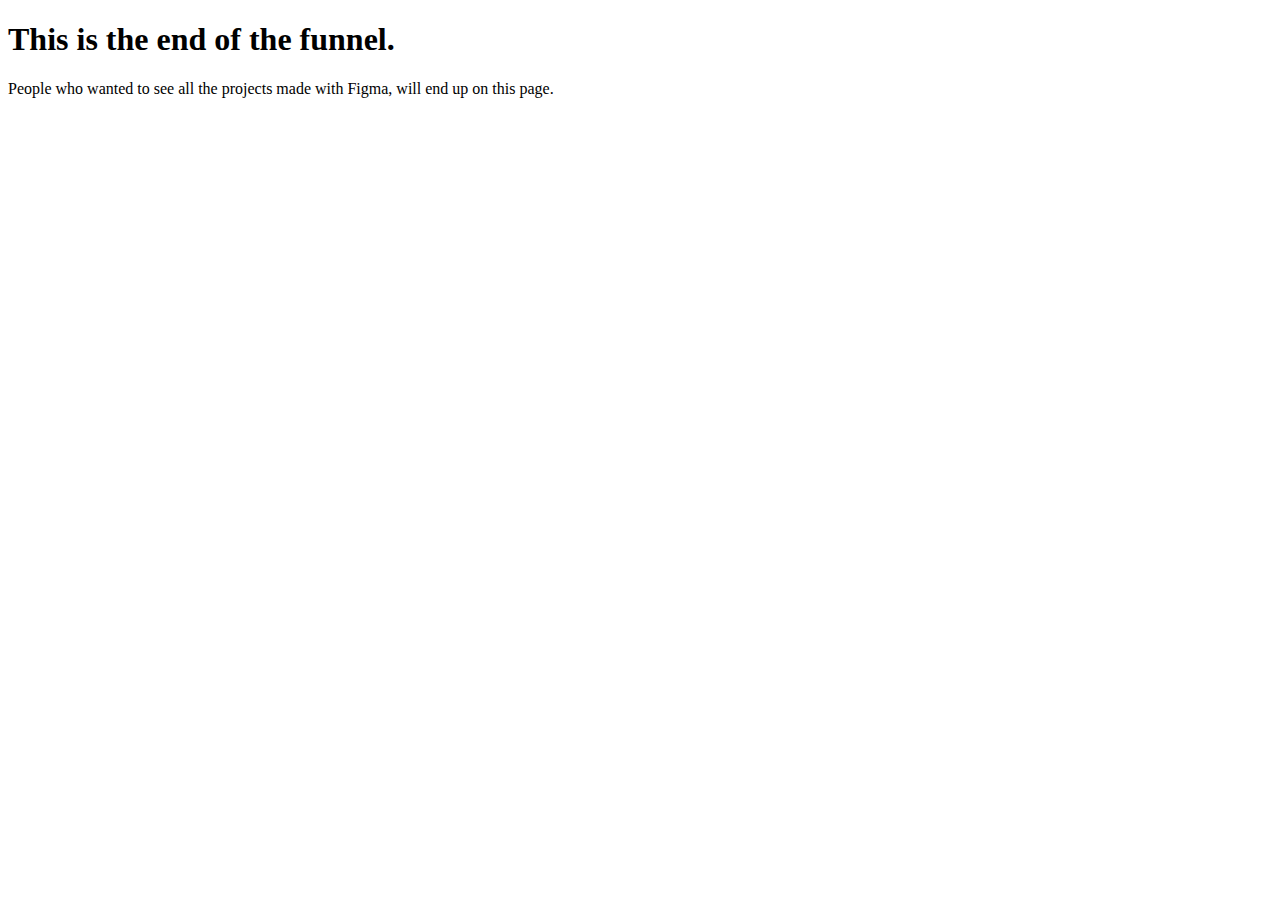
<file: dummypage.html>
<!DOCTYPE html>
<html lang="en">
<head>
    <meta charset="UTF-8">
    <meta name="viewport" content="width=device-width, initial-scale=1.0">
    <title>Document</title>
</head>
<body>
    <h1>This is the end of the funnel.</h1>
    <p>People who wanted to see all the projects made with Figma, will end up on this page.</p>

</body>
</html>
</file>
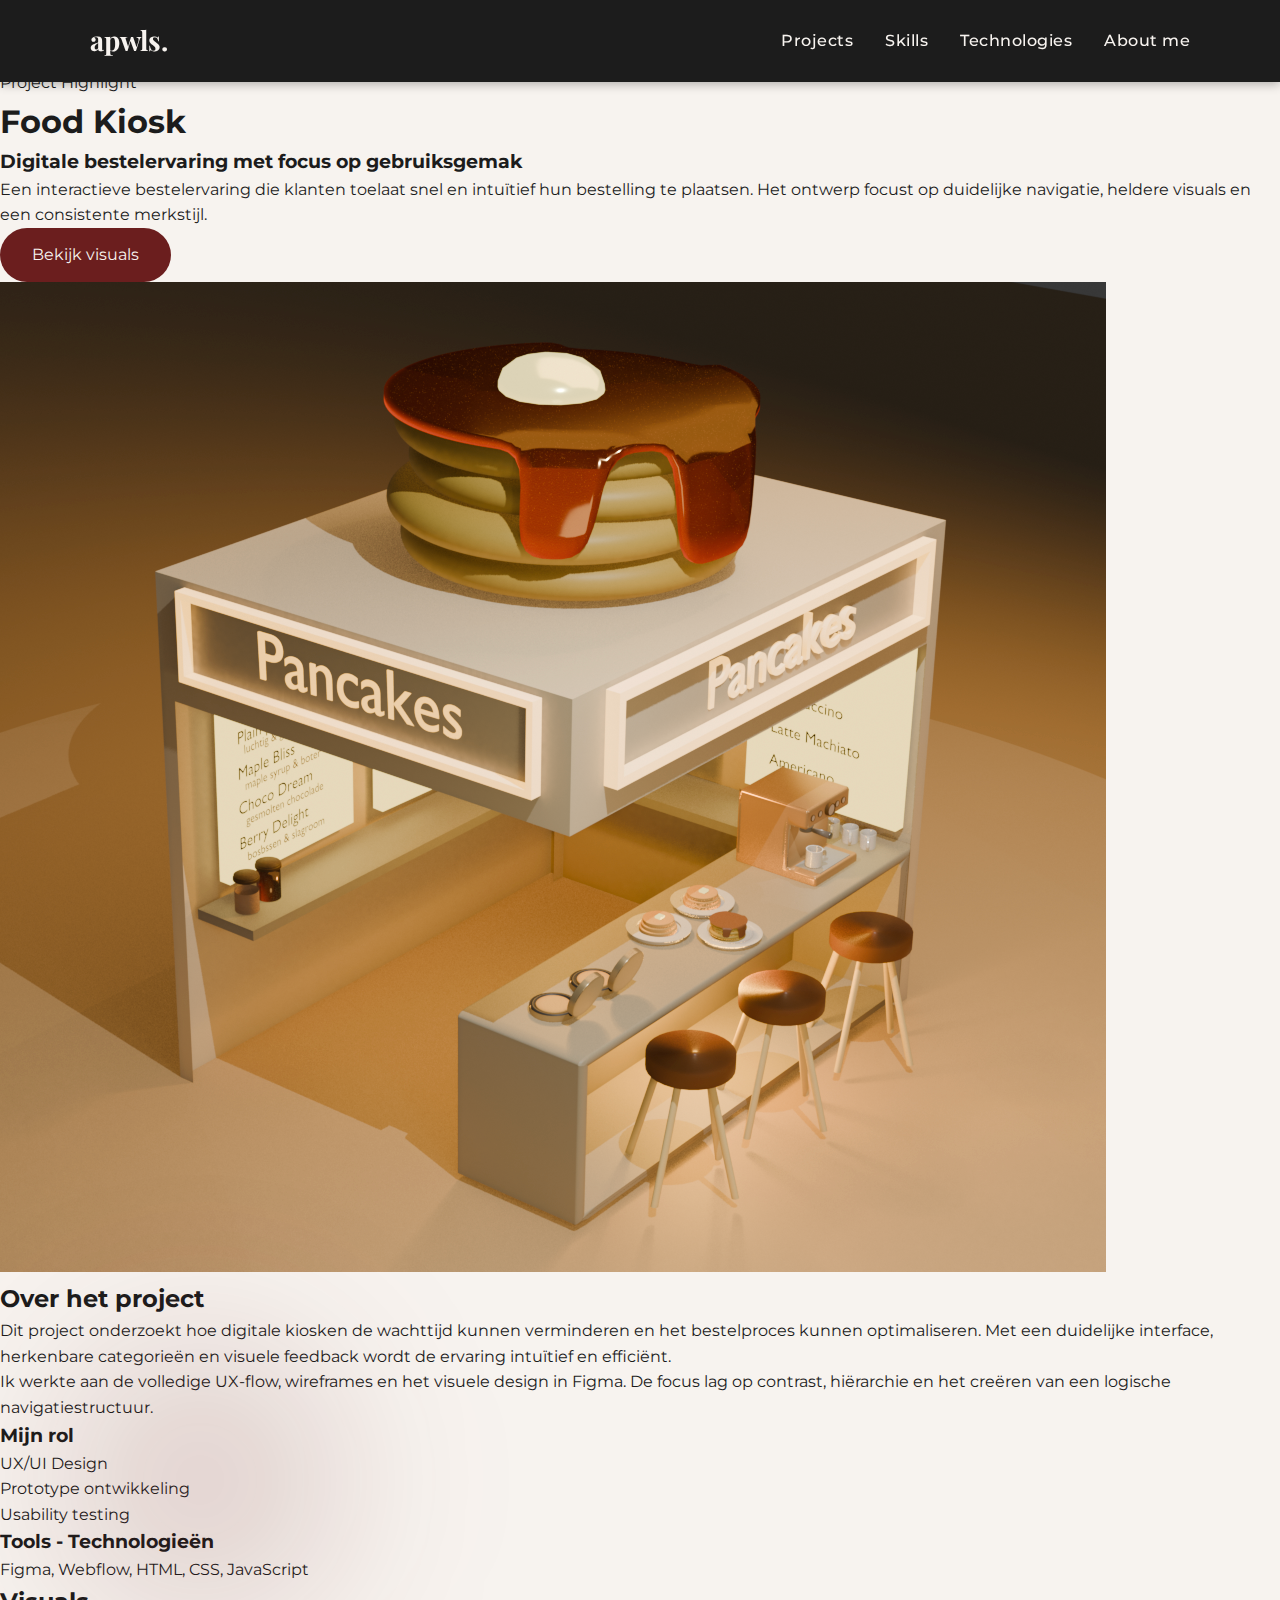
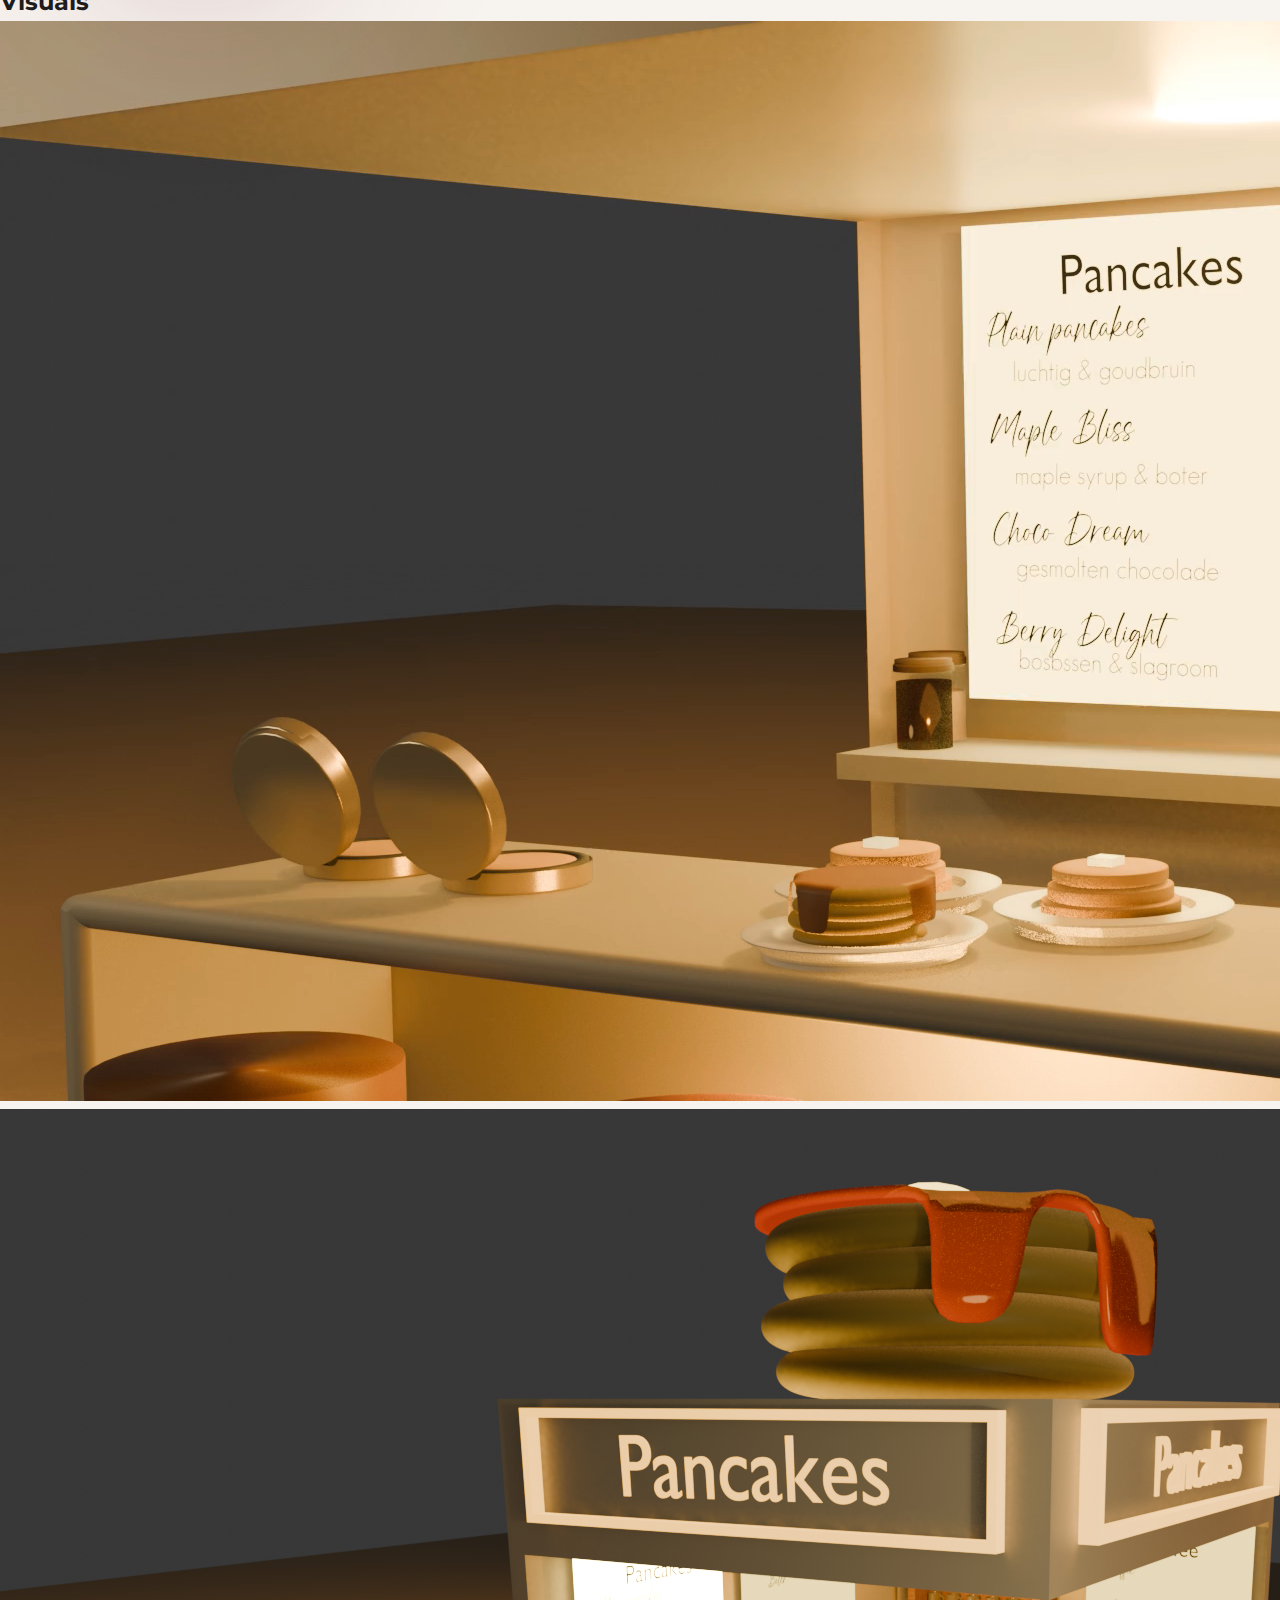
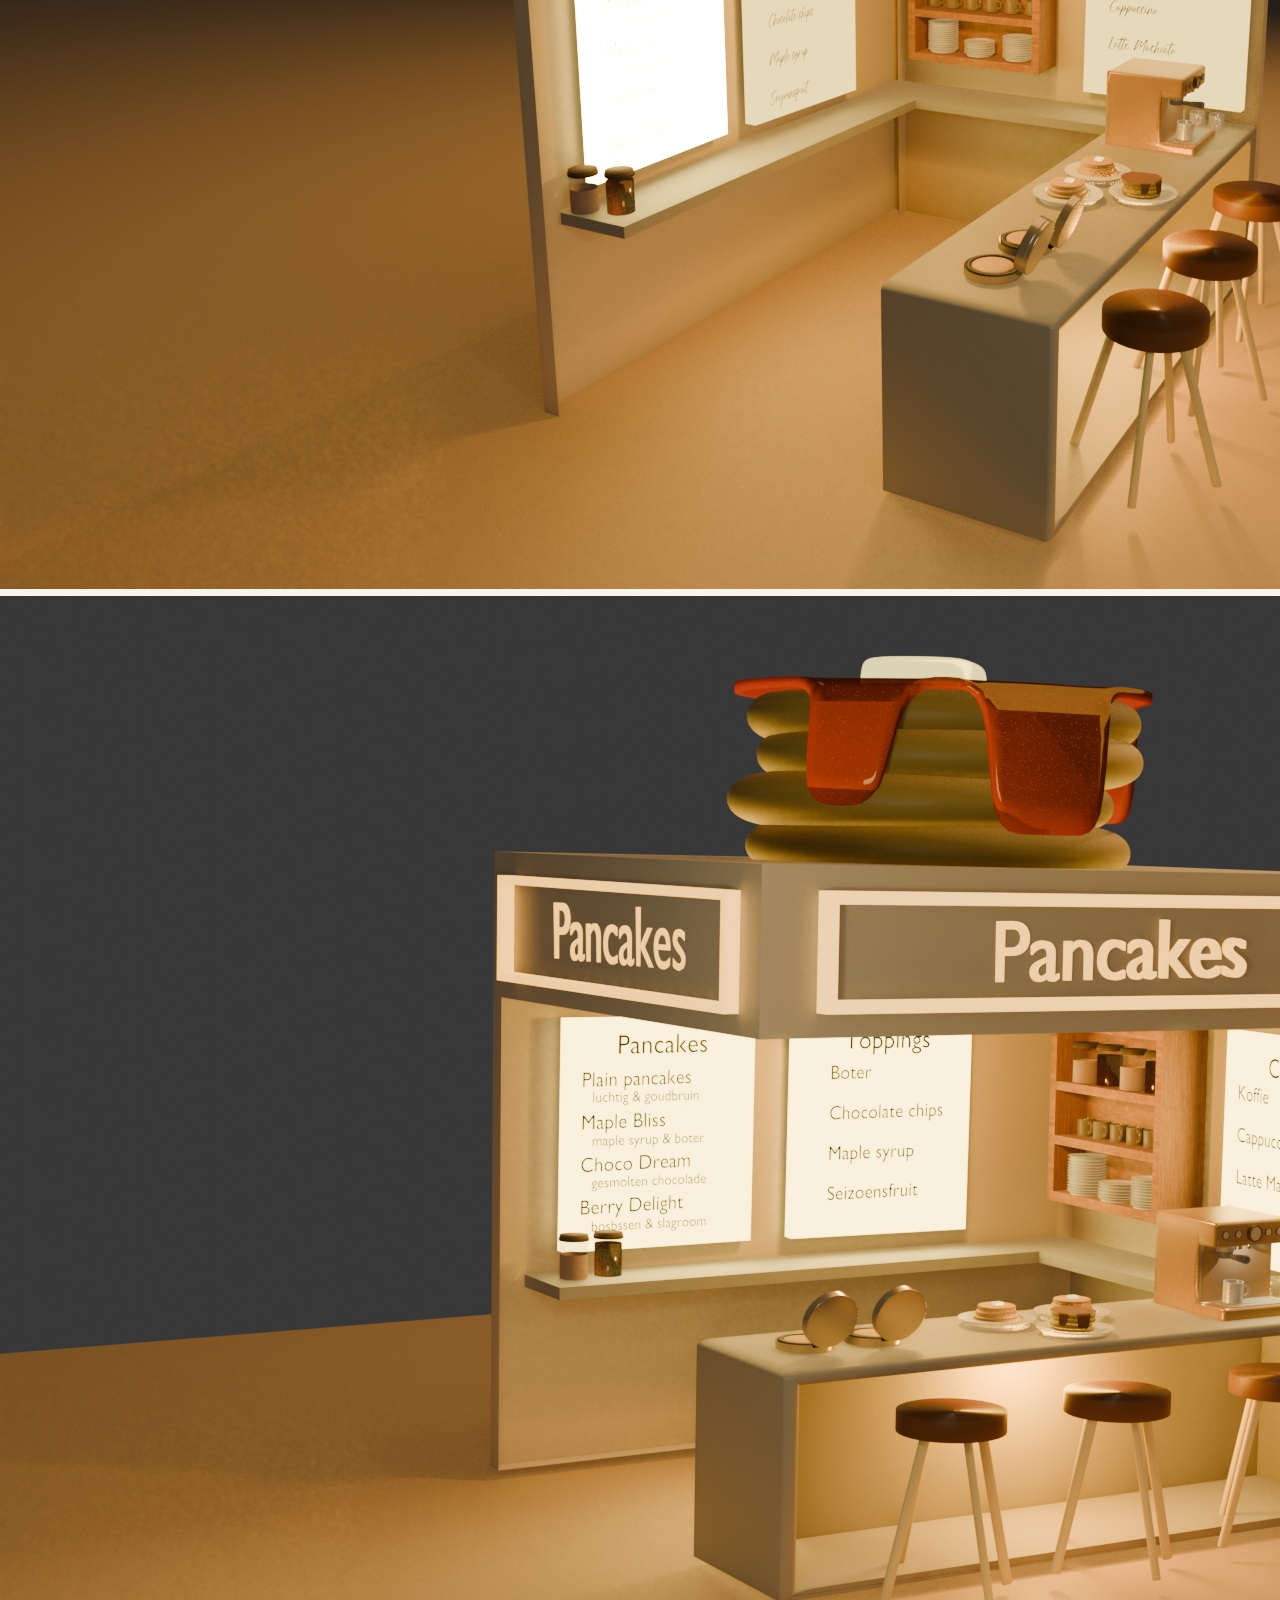
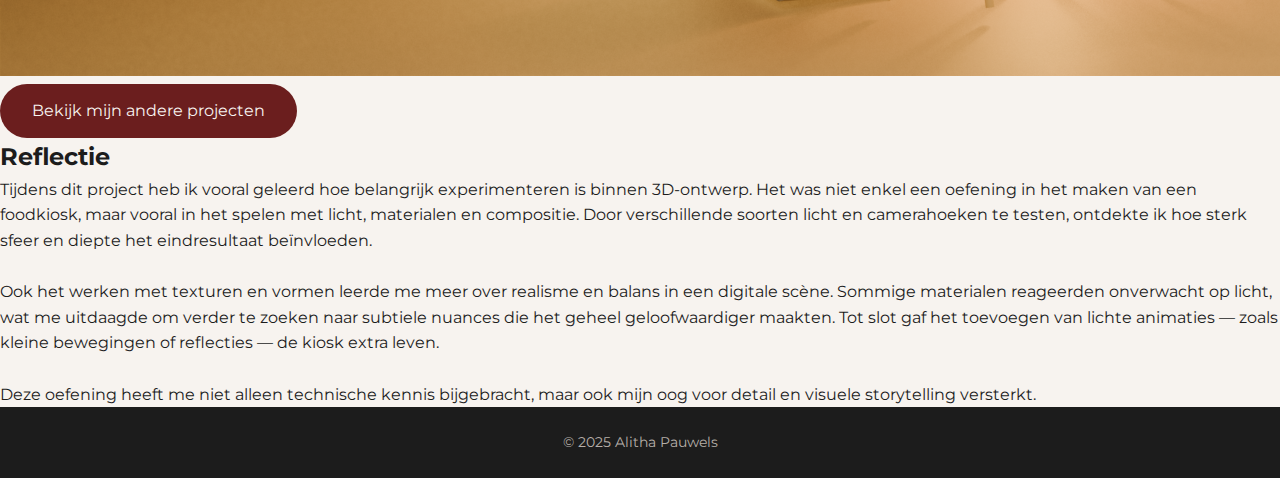
<file: foodkiosk.html>
<!DOCTYPE html>
<html lang="nl">
<head>
  <!-- Google tag (gtag.js) -->
<script async src="https://www.googletagmanager.com/gtag/js?id=G-BHR5BXV7N8"></script>
<script>
  window.dataLayer = window.dataLayer || [];
  function gtag(){dataLayer.push(arguments);}
  gtag('js', new Date());

  gtag('config', 'G-BHR5BXV7N8');
</script>
  <meta charset="UTF-8" />
  <meta name="viewport" content="width=device-width, initial-scale=1.0" />
  <title>Food Kiosk – Project | Alitha Pauwels</title>
  <link href="https://fonts.googleapis.com/css2?family=Montserrat:wght@300;500;700&family=Playfair+Display:wght@400;700&display=swap" rel="stylesheet" />
  <link rel="stylesheet" href="css/foodkiosk.css" />
  <link rel="stylesheet" href="css/navbar.css" />

<!-- Hotjar Tracking Code for Alitha Pauwels - Portfolio -->
<script>
  (function(h,o,t,j,a,r){
      h.hj=h.hj||function(){(h.hj.q=h.hj.q||[]).push(arguments)};
      h._hjSettings={hjid:6607828,hjsv:6};
      a=o.getElementsByTagName('head')[0];
      r=o.createElement('script');r.async=1;
      r.src=t+h._hjSettings.hjid+j+h._hjSettings.hjsv;
      a.appendChild(r);
  })(window,document,'https://static.hotjar.com/c/hotjar-','.js?sv=');
</script>

<!-- Clarity -->
<script type="text/javascript">
  (function(c,l,a,r,i,t,y){
      c[a]=c[a]||function(){(c[a].q=c[a].q||[]).push(arguments)};
      t=l.createElement(r);t.async=1;t.src="https://www.clarity.ms/tag/"+i;
      y=l.getElementsByTagName(r)[0];y.parentNode.insertBefore(t,y);
  })(window, document, "clarity", "script", "ur7gsokj3s");
</script>
</head>

<body>

  <!-- HEADER -->
  <header class="main-header">
    <nav class="navbar">
      <a class="logo" href="index.html"><h2 class="logo">apwls.</h2></a>

      <div class="hamburger" id="hamburger">
        <img src="images/hamburger_4.svg" alt="Menu" />
      </div>

      <ul class="nav-links" id="nav-links">
        <li><a href="index.html#projects">Projects</a></li>
        <li><a href="index.html#skills">Skills</a></li>
        <li><a href="index.html#technologies">Technologies</a></li>
        <li><a href="index.html#about">About me</a></li>
      </ul>
    </nav>
  </header>

  <!-- INTRO -->
  <section class="intro">
    <div class="intro-text">
      <p class="subtitle">Project Highlight</p>
      <h1>Food Kiosk</h1>
      <h3>Digitale bestelervaring met focus op gebruiksgemak</h3>
      <p>
        Een interactieve bestelervaring die klanten toelaat snel en intuïtief hun bestelling te plaatsen.
        Het ontwerp focust op duidelijke navigatie, heldere visuals en een consistente merkstijl.
      </p>
      <a href="#visuals" class="btn">Bekijk visuals</a>
    </div>
    <div class="intro-image">
      <img src="images/render4-light-spot.png" alt="Food Kiosk Mockup">
    </div>
  </section>

  <!-- ABOUT PROJECT -->
  <section class="about-project">
    <div class="about-text">
      <h2>Over het project</h2>
      <p>
        Dit project onderzoekt hoe digitale kiosken de wachttijd kunnen verminderen en het bestelproces kunnen optimaliseren.
        Met een duidelijke interface, herkenbare categorieën en visuele feedback wordt de ervaring intuïtief en efficiënt.
      </p>
      <p>
        Ik werkte aan de volledige UX-flow, wireframes en het visuele design in Figma.  
        De focus lag op contrast, hiërarchie en het creëren van een logische navigatiestructuur.
      </p>
    </div>
    <div class="about-side">
      <h3>Mijn rol</h3>
      <ul>
        <li>UX/UI Design</li>
        <li>Prototype ontwikkeling</li>
        <li>Usability testing</li>
      </ul>

      <h3>Tools - Technologieën</h3>
      <p>Figma, Webflow, HTML, CSS, JavaScript</p>
    </div>
  </section>

  <!-- FEATURED VISUALS -->
  <section class="visuals" id="visuals">
    <h2>Visuals</h2>
    <div class="visual-grid">
           <div class="video-preview">
        <video autoplay muted loop playsinline>
          <source src="videos/0001-0100.mp4" type="video/mp4">
          Je browser ondersteunt geen video tag.
        </video> 
        
        <img class="desktopimg" src="images/foodkiosk-render-pf.png" alt="Desktop view">
      <!-- VIDEO PREVIEW -->

        <img class="desktopimg" src="images/foodkiosk_Alitha_Pauwels.png" alt="Desktop view">
      </div>
    </div>

    <a href="index.html#projects" target="_blank" class="btn">Bekijk mijn andere projecten</a>
  </section>

  <!-- REFLECTIE -->
  <section class="reflection">
    <div class="reflection-inner">
      <h2>Reflectie</h2>
      <p>
        Tijdens dit project heb ik vooral geleerd hoe belangrijk experimenteren is binnen 3D-ontwerp.
        Het was niet enkel een oefening in het maken van een foodkiosk, maar vooral in het spelen met licht, materialen en compositie. Door verschillende soorten licht en camerahoeken te testen, ontdekte ik hoe sterk sfeer en diepte het eindresultaat beïnvloeden. </p>
<br>
       <p>  Ook het werken met texturen en vormen leerde me meer over realisme en balans in een digitale scène. Sommige materialen reageerden onverwacht op licht, wat me uitdaagde om verder te zoeken naar subtiele nuances die het geheel geloofwaardiger maakten.
        Tot slot gaf het toevoegen van lichte animaties — zoals kleine bewegingen of reflecties — de kiosk extra leven. </p> <br>
        <p> Deze oefening heeft me niet alleen technische kennis bijgebracht, maar ook mijn oog voor detail en visuele storytelling versterkt.
      </p>

    </div>
  </section>

  <!-- FOOTER -->
  <footer class="footer">
    <p>© 2025 Alitha Pauwels</p>
  </footer>

  <script src="scripts/project-effects.js"></script>
</body>
</html>
</file>
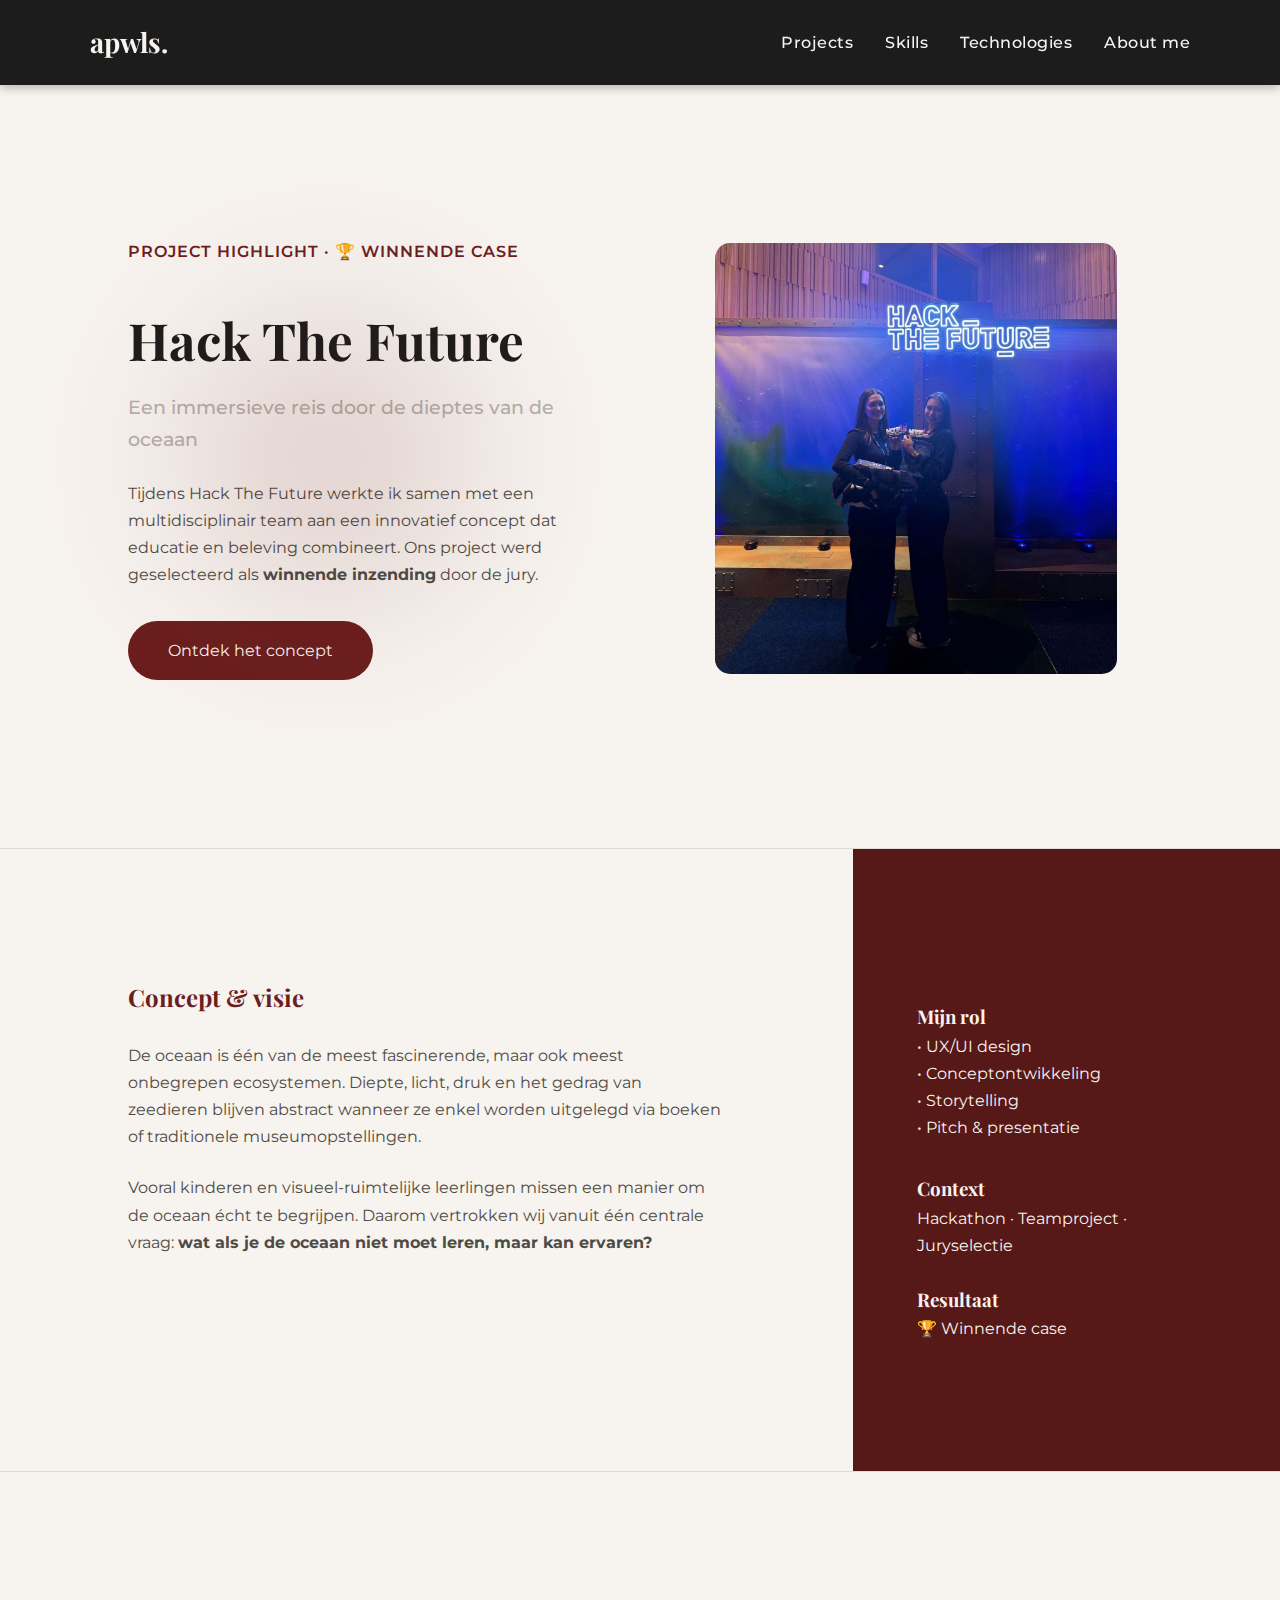
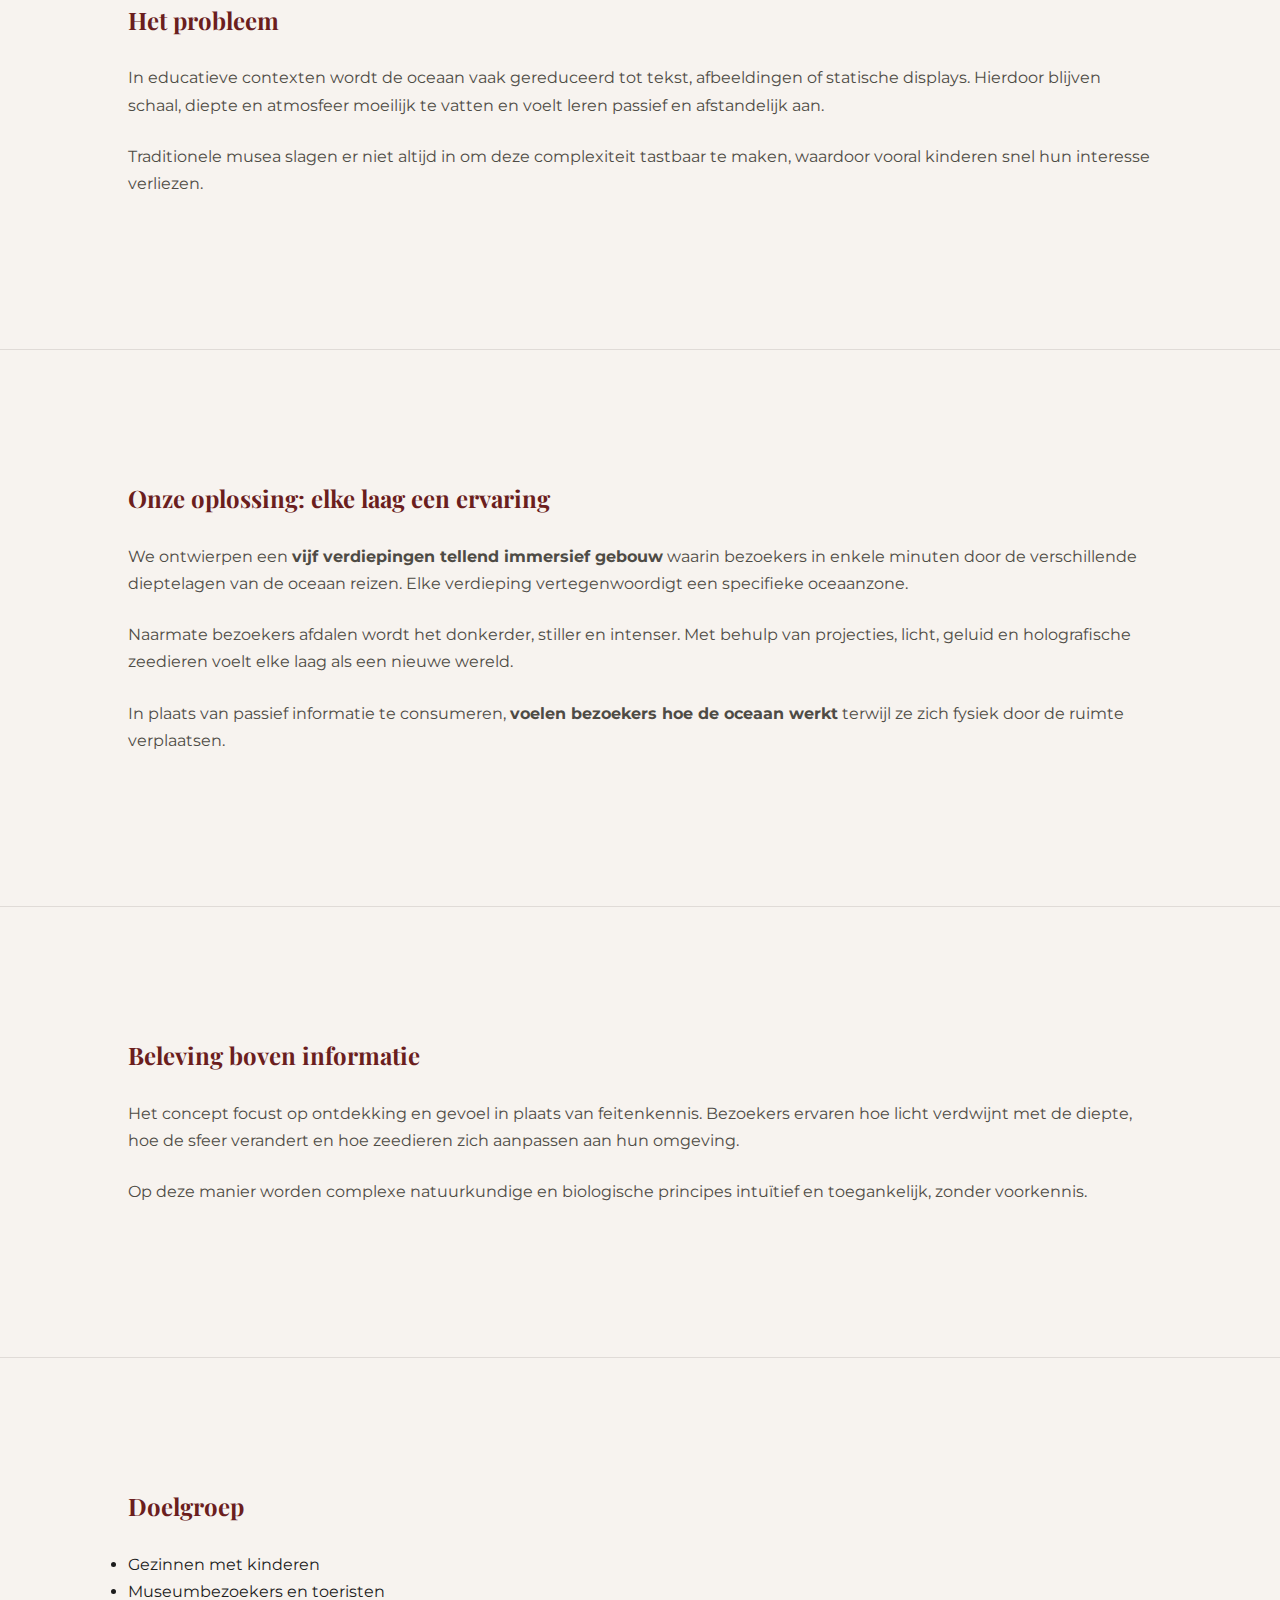
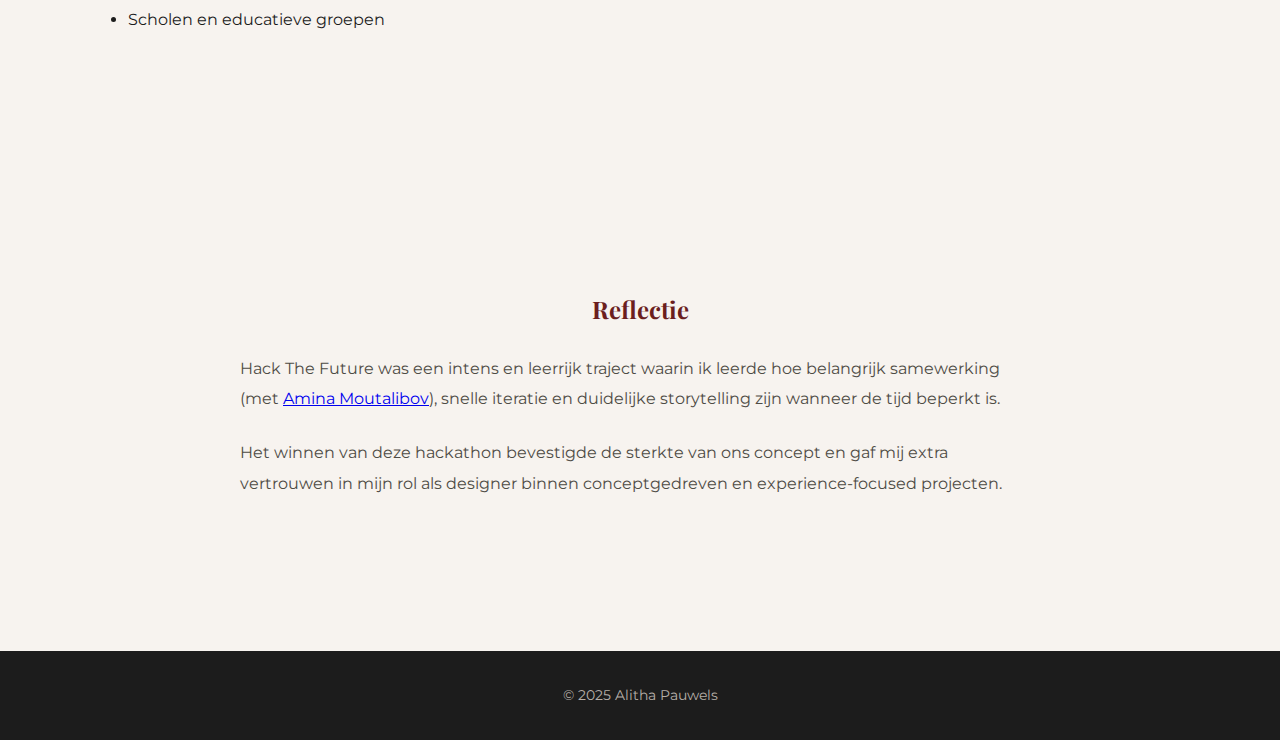
<file: hackthefuture.html>
<!DOCTYPE html>
<html lang="nl">
<head>
  <meta charset="UTF-8" />
  <meta name="viewport" content="width=device-width, initial-scale=1.0" />
  <title>Hack The Future – Winnende Case | Alitha Pauwels</title>

  <!-- Fonts -->
  <link rel="preconnect" href="https://fonts.googleapis.com" />
  <link rel="preconnect" href="https://fonts.gstatic.com" crossorigin />
  <link href="https://fonts.googleapis.com/css2?family=Montserrat:wght@300;500;700&family=Playfair+Display:wght@400;700&display=swap" rel="stylesheet" />

  <!-- Styles -->
  <link rel="stylesheet" href="css/navbar.css" />
  <link rel="stylesheet" href="css/nailshop.css" />

  <!-- Hotjar -->
  <script>
    (function(h,o,t,j,a,r){
      h.hj=h.hj||function(){(h.hj.q=h.hj.q||[]).push(arguments)};
      h._hjSettings={hjid:6607828,hjsv:6};
      a=o.getElementsByTagName('head')[0];
      r=o.createElement('script');r.async=1;
      r.src=t+h._hjSettings.hjid+j+h._hjSettings.hjsv;
      a.appendChild(r);
    })(window,document,'https://static.hotjar.com/c/hotjar-','.js?sv=');
  </script>

  <!-- Clarity -->
  <script type="text/javascript">
    (function(c,l,a,r,i,t,y){
      c[a]=c[a]||function(){(c[a].q=c[a].q||[]).push(arguments)};
      t=l.createElement(r);t.async=1;t.src="https://www.clarity.ms/tag/"+i;
      y=l.getElementsByTagName(r)[0];
      y.parentNode.insertBefore(t,y);
    })(window, document, "clarity", "script", "ur7gsokj3s");
  </script>
</head>

<body>

<!-- HEADER -->
<header class="main-header">
  <nav class="navbar">
    <a class="logo" href="index.html"><h2 class="logo">apwls.</h2></a>

    <div class="hamburger" id="hamburger">
      <img src="images/hamburger_4.svg" alt="Menu" />
    </div>

    <ul class="nav-links" id="nav-links">
      <li><a href="index.html#projects">Projects</a></li>
      <li><a href="index.html#skills">Skills</a></li>
      <li><a href="index.html#technologies">Technologies</a></li>
      <li><a href="index.html#about">About me</a></li>
    </ul>
  </nav>
</header>

<!-- INTRO -->
<section class="intro">
  <div class="intro-text">
    <p class="subtitle">Project Highlight · 🏆 Winnende Case</p>
    <h1>Hack The Future</h1>
    <h3>Een immersieve reis door de dieptes van de oceaan</h3>
    <p>
      Tijdens Hack The Future werkte ik samen met een multidisciplinair team aan een
      innovatief concept dat educatie en beleving combineert.
      Ons project werd geselecteerd als <strong>winnende inzending</strong> door de jury.
    </p>
    <a href="#concept" class="btn">Ontdek het concept</a>
  </div>

  <div class="intro-image">
    <img src="images/htf.jpeg" alt="Hack The Future concept visual" />
  </div>
</section>

<!-- OVER HET PROJECT -->
<section class="about-project" id="concept">
  <div class="about-text">
    <h2>Concept & visie</h2>
    <p>
      De oceaan is één van de meest fascinerende, maar ook meest onbegrepen ecosystemen.
      Diepte, licht, druk en het gedrag van zeedieren blijven abstract wanneer ze enkel
      worden uitgelegd via boeken of traditionele museumopstellingen.
    </p>
    <p>
      Vooral kinderen en visueel-ruimtelijke leerlingen missen een manier om de oceaan
      écht te begrijpen. Daarom vertrokken wij vanuit één centrale vraag:
      <strong>wat als je de oceaan niet moet leren, maar kan ervaren?</strong>
    </p>
  </div>

  <div class="about-side">
    <h3>Mijn rol</h3>
    <ul>
      <li>UX/UI design</li>
      <li>Conceptontwikkeling</li>
      <li>Storytelling</li>
      <li>Pitch & presentatie</li>
    </ul>

    <h3>Context</h3>
    <p>Hackathon · Teamproject · Juryselectie</p>

    <h3>Resultaat</h3>
    <p>🏆 Winnende case</p>
  </div>
</section>

<!-- HET PROBLEEM -->
<section class="about-project">
  <div class="about-text">
    <h2>Het probleem</h2>
    <p>
      In educatieve contexten wordt de oceaan vaak gereduceerd tot tekst, afbeeldingen
      of statische displays. Hierdoor blijven schaal, diepte en atmosfeer moeilijk
      te vatten en voelt leren passief en afstandelijk aan.
    </p>
    <p>
      Traditionele musea slagen er niet altijd in om deze complexiteit tastbaar te maken,
      waardoor vooral kinderen snel hun interesse verliezen.
    </p>
  </div>
</section>

<!-- DE OPLOSSING -->
<section class="about-project">
  <div class="about-text">
    <h2>Onze oplossing: elke laag een ervaring</h2>
    <p>
      We ontwierpen een <strong>vijf verdiepingen tellend immersief gebouw</strong>
      waarin bezoekers in enkele minuten door de verschillende dieptelagen van de oceaan reizen.
      Elke verdieping vertegenwoordigt een specifieke oceaanzone.
    </p>
    <p>
      Naarmate bezoekers afdalen wordt het donkerder, stiller en intenser.
      Met behulp van projecties, licht, geluid en holografische zeedieren
      voelt elke laag als een nieuwe wereld.
    </p>
    <p>
      In plaats van passief informatie te consumeren,
      <strong>voelen bezoekers hoe de oceaan werkt</strong>
      terwijl ze zich fysiek door de ruimte verplaatsen.
    </p>
  </div>
</section>

<!-- BELEVING -->
<section class="about-project">
  <div class="about-text">
    <h2>Beleving boven informatie</h2>
    <p>
      Het concept focust op ontdekking en gevoel in plaats van feitenkennis.
      Bezoekers ervaren hoe licht verdwijnt met de diepte, hoe de sfeer verandert
      en hoe zeedieren zich aanpassen aan hun omgeving.
    </p>
    <p>
      Op deze manier worden complexe natuurkundige en biologische principes
      intuïtief en toegankelijk, zonder voorkennis.
    </p>
  </div>
</section>

<!-- DOELGROEP -->
<section class="about-project">
  <div class="about-text">
    <h2>Doelgroep</h2>
    <ul>
      <li>Gezinnen met kinderen</li>
      <li>Museumbezoekers en toeristen</li>
      <li>Scholen en educatieve groepen</li>
    </ul>
  </div>
</section>

<!-- REFLECTIE -->
<section class="reflection">
  <div class="reflection-inner">
    <h2>Reflectie</h2>
    <p>
      Hack The Future was een intens en leerrijk traject waarin ik leerde
      hoe belangrijk samewerking (met <a href="https://amina-moutalibova.be" target="_blank">Amina Moutalibov</a>), snelle iteratie en duidelijke storytelling zijn
      wanneer de tijd beperkt is.
    </p>
    <p>
      Het winnen van deze hackathon bevestigde de sterkte van ons concept
      en gaf mij extra vertrouwen in mijn rol als designer binnen
      conceptgedreven en experience-focused projecten.
    </p>
  </div>
</section>

<!-- FOOTER -->
<footer class="footer">
  <p>© 2025 Alitha Pauwels</p>
</footer>

<!-- JS -->
<script src="scripts/project-effects.js"></script>
<script src="scripts/nailshop.js"></script>

</body>
</html>
</file>
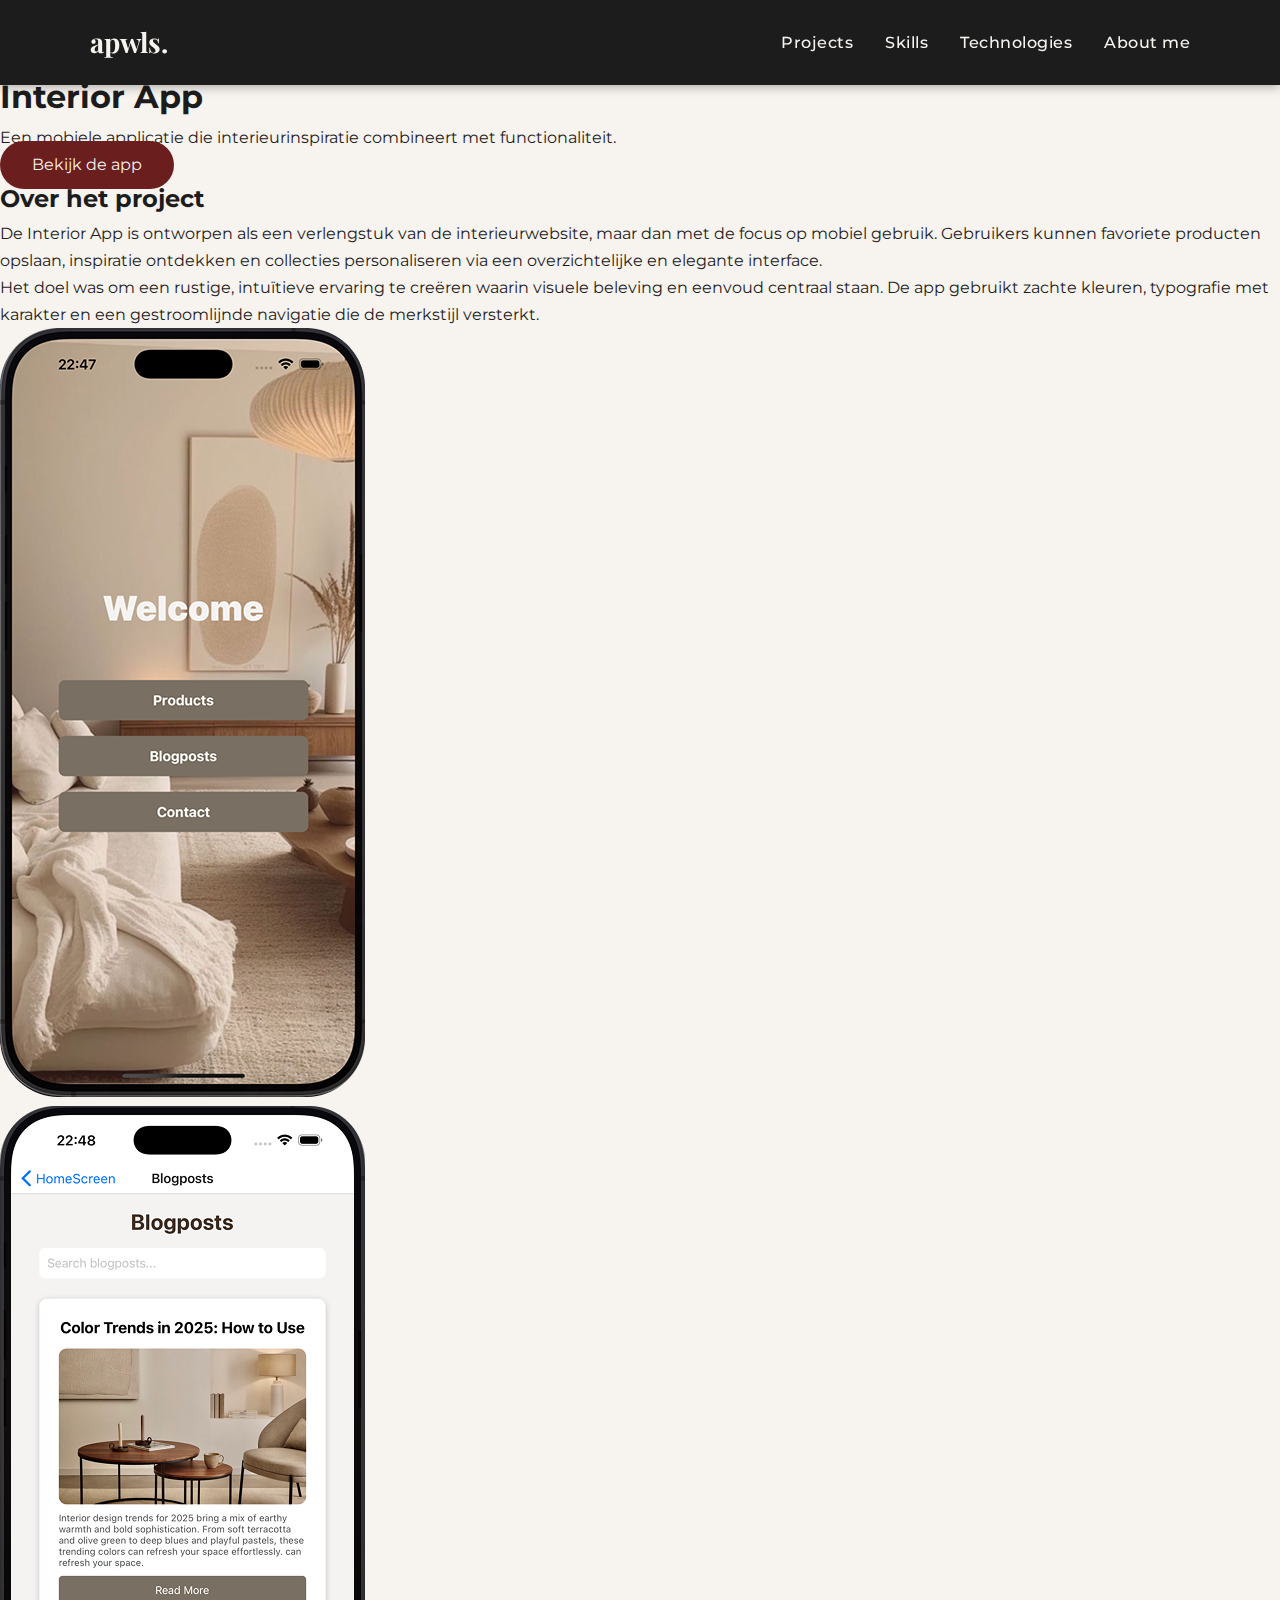
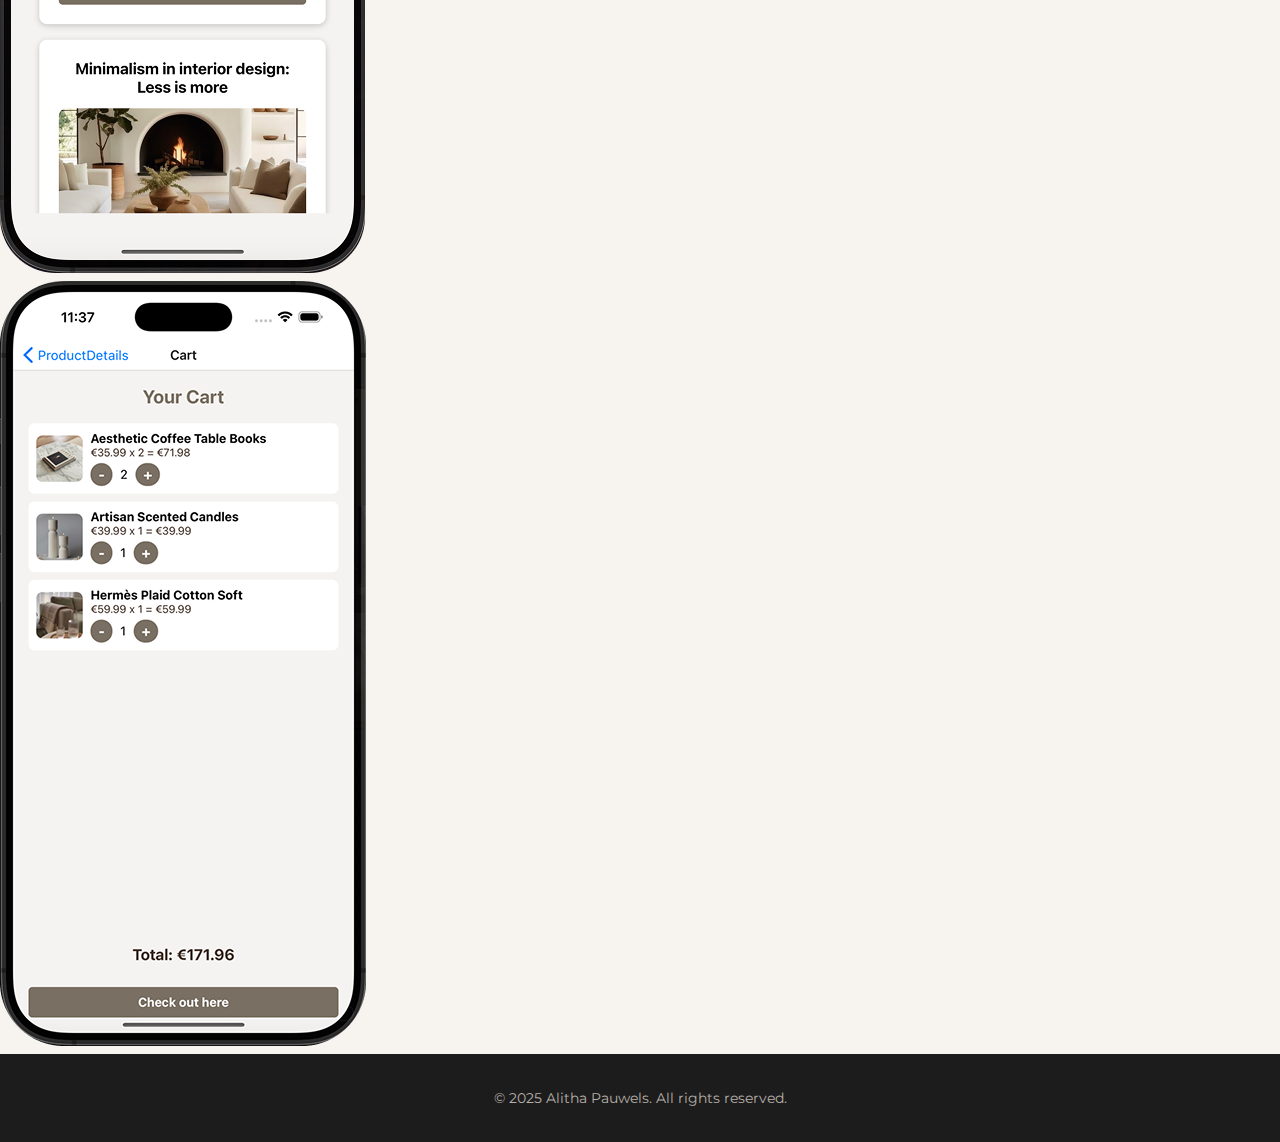
<file: interiorapp.html>
<!DOCTYPE html>
<html lang="nl">
<head>
  <meta charset="UTF-8" />
  <meta name="viewport" content="width=device-width, initial-scale=1.0" />
  <title>Interior App – Project | Alitha Pauwels</title>

  <link rel="preconnect" href="https://fonts.googleapis.com" />
  <link rel="preconnect" href="https://fonts.gstatic.com" crossorigin />
  <link href="https://fonts.googleapis.com/css2?family=Montserrat:wght@300;500;700&family=Playfair+Display:wght@400;700&display=swap" rel="stylesheet" />

  <link rel="stylesheet" href="css/navbar.css">
  <link rel="stylesheet" href="css/interiorapp.css" />

  <script>
    (function(h,o,t,j,a,r){
        h.hj=h.hj||function(){(h.hj.q=h.hj.q||[]).push(arguments)};
        h._hjSettings={hjid:6535040,hjsv:6};
        a=o.getElementsByTagName('head')[0];
        r=o.createElement('script');r.async=1;
        r.src=t+h._hjSettings.hjid+j+h._hjSettings.hjsv;
        a.appendChild(r);
    })(window,document,'https://static.hotjar.com/c/hotjar-','.js?sv=');
  </script>
</head>
<body>

  <!-- HEADER -->
  <header class="main-header">
    <nav class="navbar">
      <a class="logo" href="index.html"><h2 class="logo">apwls.</h2></a>
      <ul class="nav-links">
        <li><a href="#projects">Projects</a></li>
        <li><a href="#skills">Skills</a></li>
        <li><a href="#technologies">Technologies</a></li>
        <li><a href="#about">About me</a></li>
      </ul>
    </nav>
  </header>

  <!-- HERO / INTRO -->
  <section class="project-hero">
    <h1>Interior App</h1>
    <p class="subtitle">Een mobiele applicatie die interieurinspiratie combineert met functionaliteit.</p>
    <a href="#mockups" target="_blank" class="btn">Bekijk de app</a>
  </section>

  <!-- PROJECT DETAILS -->
  <section class="project-content">
    <div class="text">
      <h2>Over het project</h2>
      <p>
        De Interior App is ontworpen als een verlengstuk van de interieurwebsite, maar dan met de focus op mobiel gebruik.  
        Gebruikers kunnen favoriete producten opslaan, inspiratie ontdekken en collecties personaliseren via een overzichtelijke en elegante interface.
      </p>
      <p>
        Het doel was om een rustige, intuïtieve ervaring te creëren waarin visuele beleving en eenvoud centraal staan.
        De app gebruikt zachte kleuren, typografie met karakter en een gestroomlijnde navigatie die de merkstijl versterkt.
      </p>
    </div>

    <div id="mockups">
      <div class="mockup-card">
        <img src="images/mobile-app-mockup-1.png" alt="Mockup van de homepagina van de Interior App" />
      </div>
      <div class="mockup-card">
        <img src="images/mobile-app-mockup-2.png" alt="Mockup van favorietenpagina van de Interior App" />
      </div>
      <div class="mockup-card">
        <img src="images/mobile-app-mockup-3.png" alt="Mockup van productdetailpagina van de Interior App" />
      </div>
    </div>
  </section>

  <!-- FOOTER -->
  <footer class="footer">
    <p>© 2025 Alitha Pauwels. All rights reserved.</p>
  </footer>

</body>
</html>
</file>
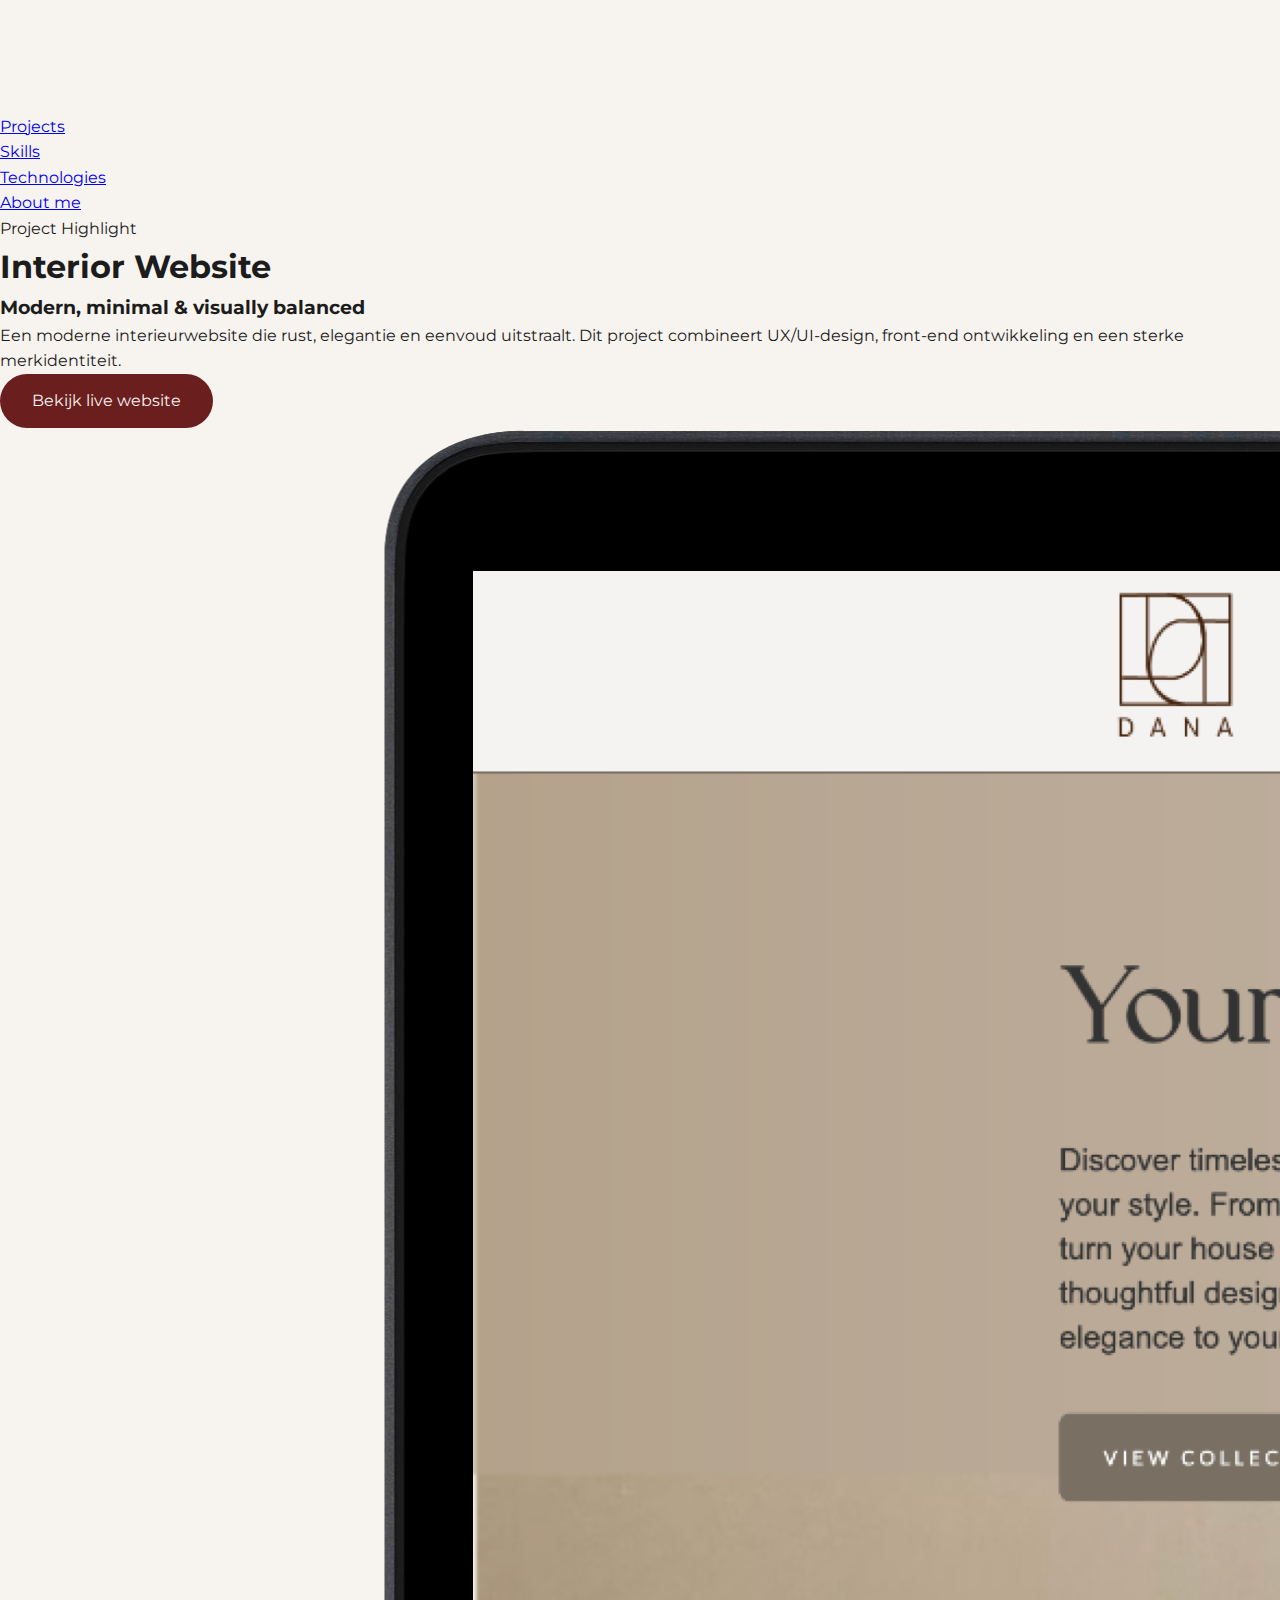
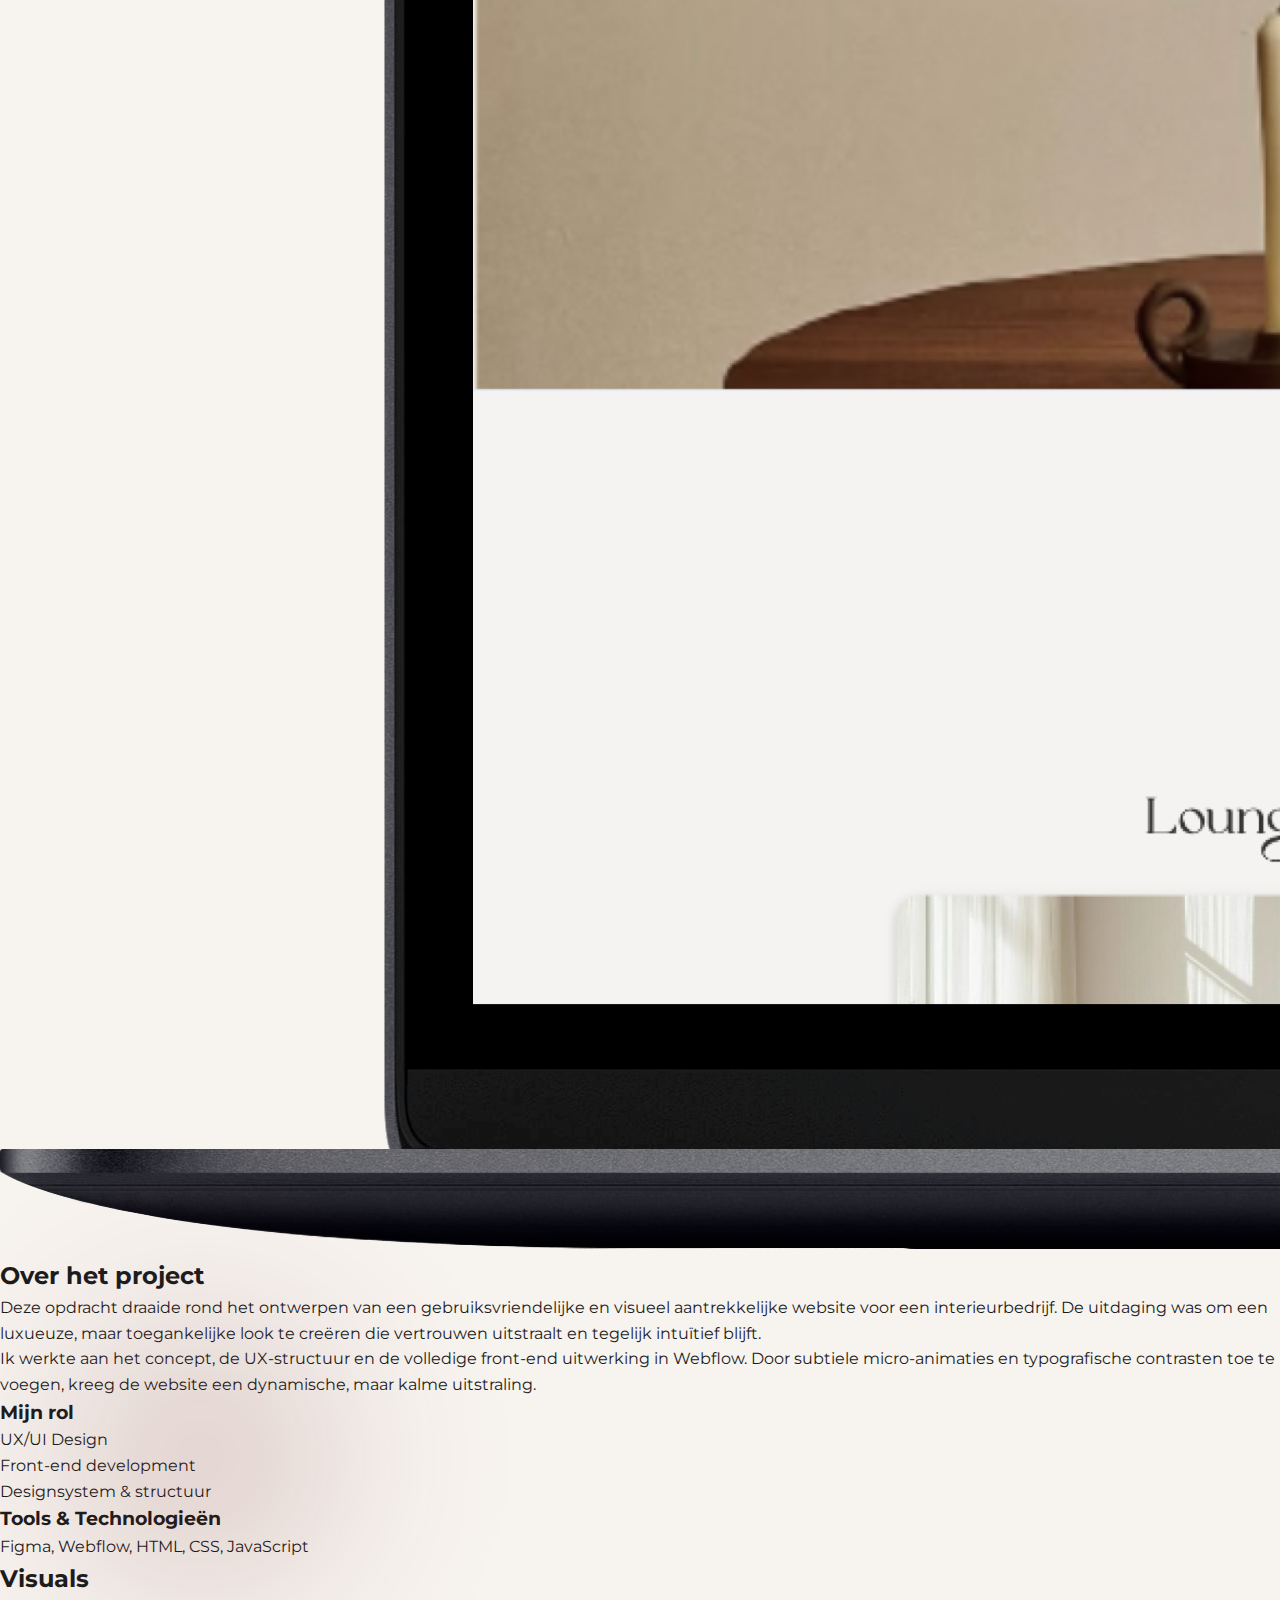
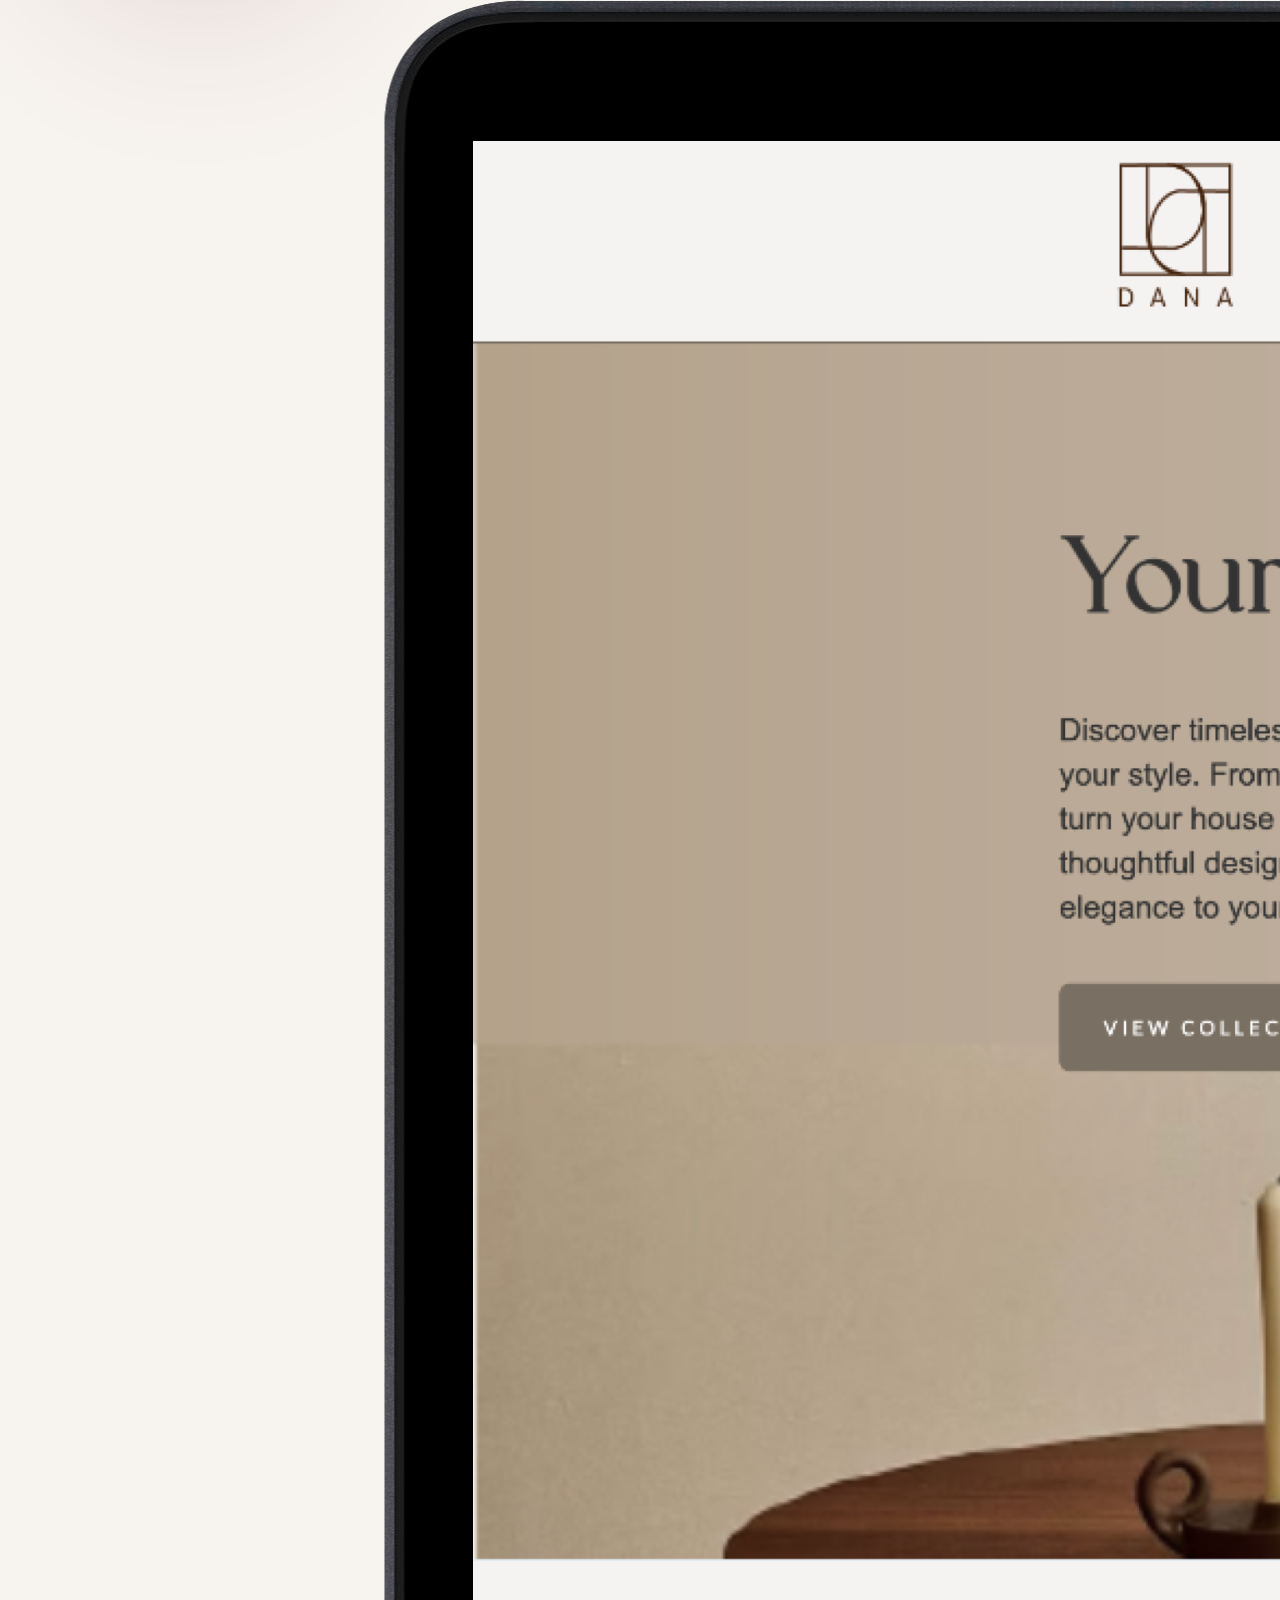
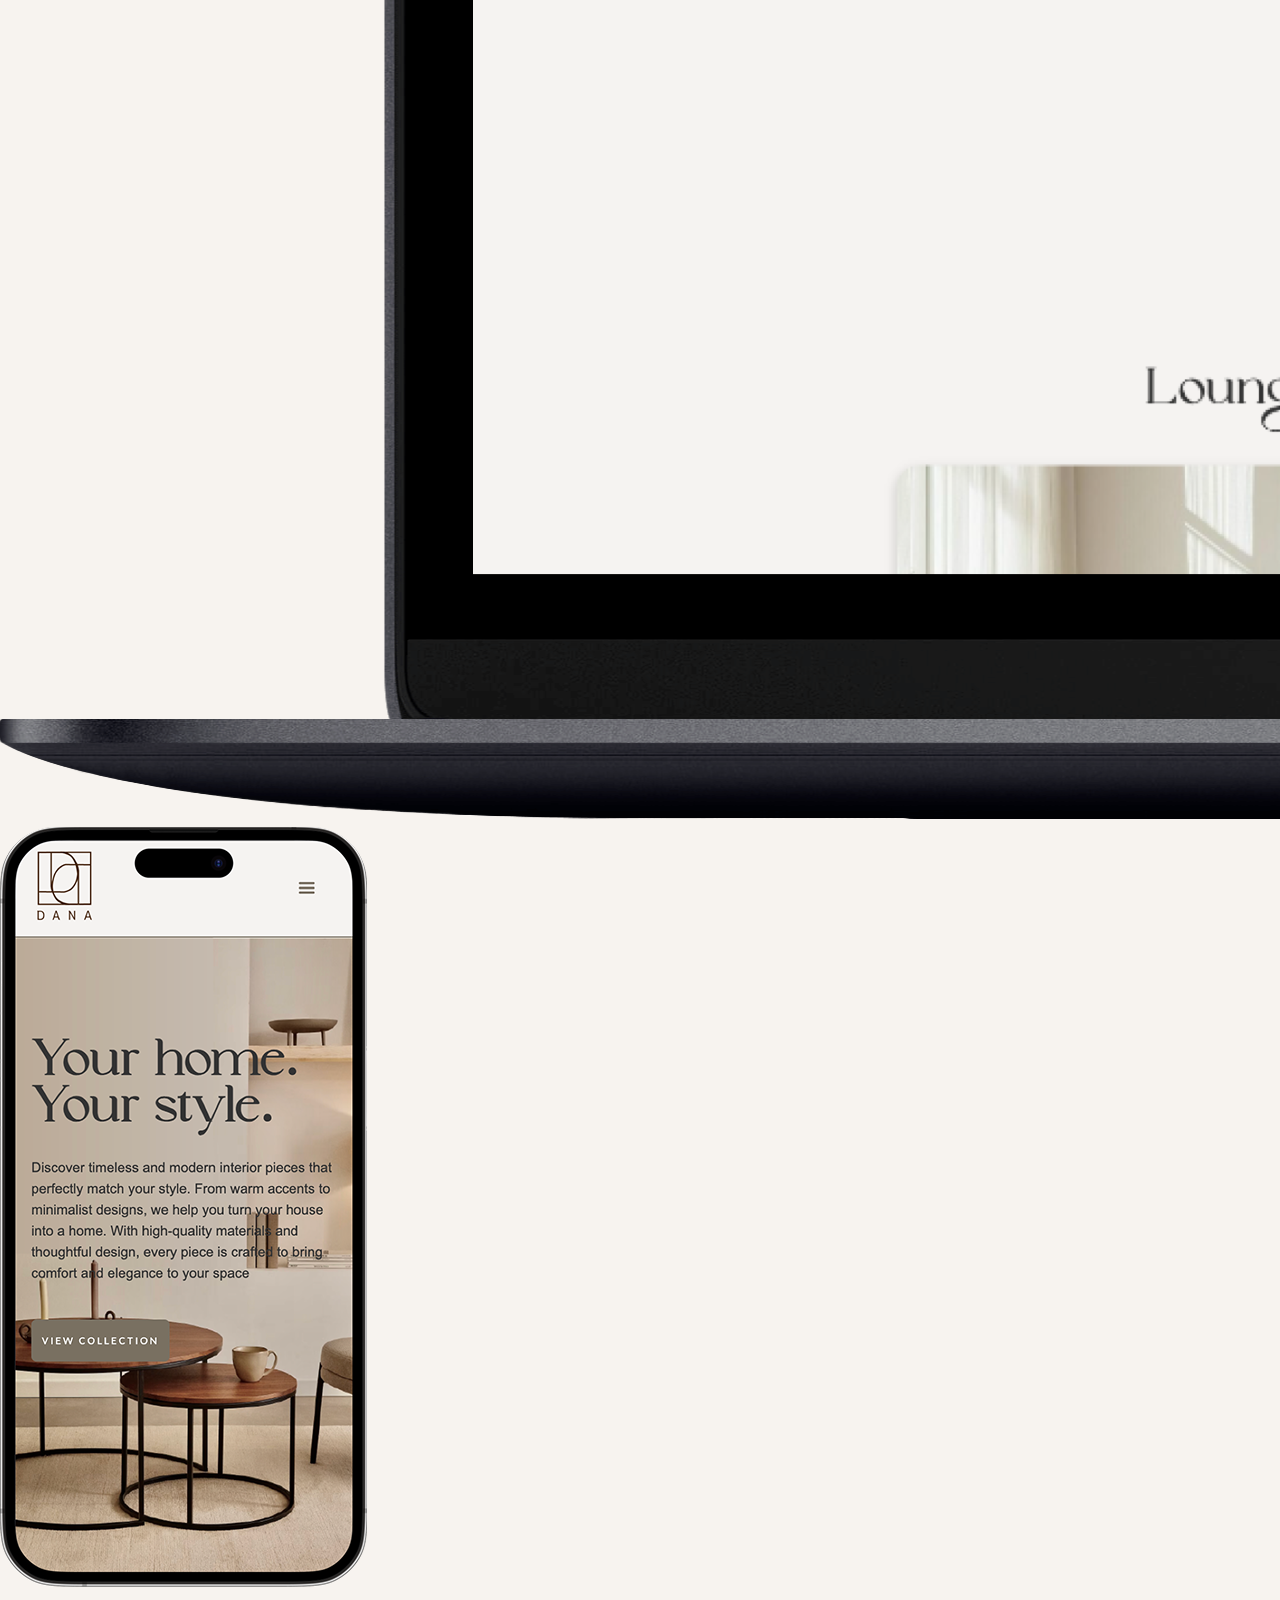
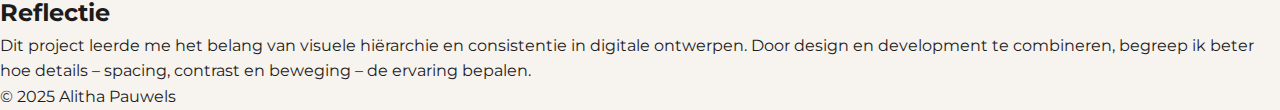
<file: interiorwebsite.html>
<!DOCTYPE html>
<html lang="nl">
<head>
  <meta charset="UTF-8" />
  <meta name="viewport" content="width=device-width, initial-scale=1.0" />
  <title>Interior Website – Project | Alitha Pauwels</title>
  <link href="https://fonts.googleapis.com/css2?family=Montserrat:wght@300;500;700&family=Playfair+Display:wght@400;700&display=swap" rel="stylesheet" />
  <link rel="stylesheet" href="css/interiorwebsite.css" />
  <link rel="stylesheet" href="css/navbar.css" />
</head>

<body>

  <!-- HEADER -->
  <header class="header">
    <h2 class="logo">apwls.</h2>
    <nav>
      <ul>
        <li><a href="index.html#projects">Projects</a></li>
        <li><a href="index.html#skills">Skills</a></li>
        <li><a href="index.html#technologies">Technologies</a></li>
        <li><a href="index.html#about">About me</a></li>
      </ul>
    </nav>
  </header>

  <!-- INTRO -->
  <section class="intro">
    <div class="intro-text">
      <p class="subtitle">Project Highlight</p>
      <h1>Interior Website</h1>
      <h3>Modern, minimal & visually balanced</h3>
      <p>
        Een moderne interieurwebsite die rust, elegantie en eenvoud uitstraalt.
        Dit project combineert UX/UI-design, front-end ontwikkeling en een sterke merkidentiteit.
      </p>
      <a href="https://alitha-pauwels---mobile-development.webflow.io" target="_blank" class="btn">Bekijk live website</a>
    </div>
    <div class="intro-image">
      <img src="images/mockup-website.png" alt="Interior Website Mockup">
    </div>
  </section>

  <!-- ABOUT PROJECT -->
  <section class="about-project">
    <div class="about-text">
      <h2>Over het project</h2>
      <p>
        Deze opdracht draaide rond het ontwerpen van een gebruiksvriendelijke en visueel aantrekkelijke website voor een interieurbedrijf.
        De uitdaging was om een luxueuze, maar toegankelijke look te creëren die vertrouwen uitstraalt en tegelijk intuïtief blijft.
      </p>
      <p>
        Ik werkte aan het concept, de UX-structuur en de volledige front-end uitwerking in Webflow. 
        Door subtiele micro-animaties en typografische contrasten toe te voegen, kreeg de website een dynamische, maar kalme uitstraling.
      </p>
    </div>
    <div class="about-side">
      <h3>Mijn rol</h3>
      <ul>
        <li>UX/UI Design</li>
        <li>Front-end development</li>
        <li>Designsystem & structuur</li>
      </ul>
      <h3>Tools & Technologieën</h3>
      <p>Figma, Webflow, HTML, CSS, JavaScript</p>
    </div>
  </section>

  <!-- FEATURED VISUALS -->
  <section class="visuals">
    <h2>Visuals</h2>
    <div class="visual-grid">
      <img src="images/mockup-website.png" alt="Desktop view">
      <img src="images/mockups-web-mobile.webp" alt="Mobile view">
    </div>
  </section>

  <!-- REFLECTIE -->
  <section class="reflection">
    <div class="reflection-inner">
      <h2>Reflectie</h2>
      <p>
        Dit project leerde me het belang van visuele hiërarchie en consistentie in digitale ontwerpen.
        Door design en development te combineren, begreep ik beter hoe details – spacing, contrast en beweging – de ervaring bepalen.
      </p>
    </div>
  </section>

  <!-- FOOTER -->
  <footer class="footer">
    <p>© 2025 Alitha Pauwels</p>
  </footer>

  <script src="scripts/project-effects.js"></script>
</body>
</html>
</file>
<file: css/foodkiosk.css>
@import url('https://fonts.googleapis.com/css2?family=Montserrat:wght@300;500;700&family=Playfair+Display:wght@400;700&display=swap');

/* ======= BASIS ======= */
html {
  scroll-behavior: smooth;
}

body {
  margin: 0;
  background-color: #F7F3EF;
  font-family: "Montserrat", sans-serif;
  color: #1C1C1C;
}



/* ======= HERO ======= */
.project-hero {
  text-align: center;
  background-color: #1C1C1C;
  color: #F7F3EF;
  padding: 8rem 2rem 6rem 2rem;
}

.project-hero h1 {
  font-family: "Playfair Display", serif;
  font-size: 3rem;
  margin-bottom: 0.8rem;
}

.project-hero .subtitle {
  color: #B6AFA9;
  font-size: 1.2rem;
  margin-bottom: 2rem;
}

.btn {
  display: inline-block;
  background-color: #6B1E1E;
  color: #F7F3EF;
  padding: 0.9rem 2rem;
  border-radius: 40px;
  text-decoration: none;
  transition: background-color 0.3s ease;
}

.btn:hover {
  background-color: #571818;
}



/* ======= CONTENT ======= */
.project-content {
  max-width: 1100px;
  margin: 6rem auto;
  padding: 0 2rem;
}

.project-content h2 {
  font-family: "Playfair Display", serif;
  font-size: 2rem;
  color: #6B1E1E;
  margin-bottom: 1rem;
}

.project-content .text p {
  color: #4E4B45;
  margin-bottom: 1.5rem;
  text-align: justify;
}



/* ======= MOCKUPS ======= */
.mockups {
  display: flex;
  justify-content: center;
  flex-wrap: wrap;
  gap: 3rem;
  margin-top: 3rem;
}

.mockup-card {
  background: #fff;
  border-radius: 15px;
  overflow: hidden;
  box-shadow: 0 8px 25px rgba(0,0,0,0.08);
  transition: transform 0.3s ease, box-shadow 0.3s ease;
}

.mockup-card:hover {
  transform: translateY(-6px);
  box-shadow: 0 12px 30px rgba(0,0,0,0.1);
}

.mockup-card img {
  display: block;
  width: 100%;
  height: auto;
}



/* ======= INFO BLOK ======= */
.info-section {
  background-color: #F7F3EF;
  padding: 4rem 2rem;
  text-align: center;
}

.info-section h3 {
  font-family: "Playfair Display", serif;
  color: #6B1E1E;
  font-size: 1.8rem;
  margin-bottom: 1rem;
}

.info-section p {
  color: #4E4B45;
  max-width: 700px;
  margin: 0 auto 2rem;
  line-height: 1.6;
}



/* ======= FOOTER ======= */
.footer {
  background-color: #1C1C1C;
  color: #B6AFA9;
  text-align: center;
  padding: 1.5rem;
  font-size: 0.9rem;
}
</file>
<file: css/nailshop.css>
/* ===== BASIS ===== */
* {
  margin: 0;
  padding: 0;
  box-sizing: border-box;
}

body {
  font-family: "Montserrat", sans-serif;
  background-color: #F7F3EF;
  color: #1C1C1C;
  line-height: 1.7;
  overflow-x: hidden;
}

/* ===== INTRO ===== */
.intro {
  display: flex;
  align-items: center;
  justify-content: space-between;
  gap: 5rem;
  padding: 10.5rem 10%;
  position: relative;
}

.intro-text {
  flex: 1;
}

.intro .subtitle {
  color: #6B1E1E;
  font-weight: 600;
  text-transform: uppercase;
  letter-spacing: 1px;
}

.intro h1 {
  font-family: "Playfair Display", serif;
  font-size: 3.2rem;
  margin: 1rem 0 0.5rem;
}

.intro h3 {
  color: #B6AFA9;
  font-weight: 500;
  margin-bottom: 1.5rem;
}

.intro p {
  max-width: 500px;
  margin-bottom: 2rem;
  color: #4E4B45;
}

.intro-image {
  flex: 1;
  display: flex;
  justify-content: center;
}

.intro-image img {
  width: 85%;
  border-radius: 15px;
  transition: transform 0.5s ease;
}

.intro-image img:hover {
  transform: scale(1.05);
}

.intro .btn {
  display: inline-block;
  background-color: #6B1E1E;
  color: #F7F3EF;
  padding: 1rem 2.5rem;
  border-radius: 40px;
  text-decoration: none;
  transition: all 0.3s ease;
}

/* ===== ABOUT PROJECT ===== */
.about-project {
  display: flex;
  justify-content: space-between;
  align-items: stretch;
  border-top: 1px solid #E0DBD7;
}

.about-text {
  flex: 2;
  padding: 8rem 10%;
}

.about-text h2 {
  font-family: "Playfair Display", serif;
  color: #6B1E1E;
  margin-bottom: 1.5rem;
}

.about-text p {
  color: #4E4B45;
  margin-bottom: 1.5rem;
}

.about-side {
  flex: 1;
  background-color: #571818;
  color: #F7F3EF;
  padding: 8rem 5%;
}

.about-side h3 {
  font-family: "Playfair Display", serif;
  margin-top: 1.5rem;
}

.about-side ul {
  list-style: none;
  margin-bottom: 2rem;
}

.about-side li::before {
  content: "• ";
  color: #F7F3EF;
}

/* ===== VISUALS ===== */
.visuals {
  background-color: #1C1C1C;
  color: #F7F3EF;
  text-align: center;
  padding: 10rem 5% 14rem; /* 👈 iets meer ruimte onderaan */
  position: relative;
  overflow: hidden;
}

.visuals h2 {
  font-family: "Playfair Display", serif;
  font-size: 2.4rem;
  margin-bottom: 5rem;
  position: relative;
  z-index: 2;
}

.visuals::before {
  content: "";
  position: absolute;
  top: 50%;
  left: 50%;
  width: 900px;
  height: 900px;
  background: radial-gradient(circle, rgba(107,30,30,0.15) 0%, transparent 70%);
  transform: translate(-50%, -50%);
  filter: blur(100px);
  z-index: 0;
}

/* GRID */
.visual-grid {
  display: flex;
  justify-content: center;
  align-items: center;
  gap: 3rem;
  position: relative;
  z-index: 2;
}

.visual-grid video,
.visual-grid img {
  border-radius: 15px;
  box-shadow: 0 15px 40px rgba(0, 0, 0, 0.25);
  transition: transform 0.6s ease, box-shadow 0.4s ease;
}

/* Video: vaste grootte */
.visual-grid video {
  width: 60%;
  aspect-ratio: 16/9;        /* 👈 zorgt voor vaste hoogte */
  object-fit: cover;         /* 👈 thumbnail en video vullen frame */
  background-color: #000;    /* 👈 mooi zwart frame als fallback */
}

.visual-grid img {
  width: 25%;
}

.visual-grid img:hover,
.visual-grid video:hover {
  transform: scale(1.05);
  box-shadow: 0 25px 70px rgba(0, 0, 0, 0.5);
}

/* Button – lager en mooi gecentreerd */
.visuals .btn {
  display: inline-block;
  margin-top: 8rem; /* 👈 meer ruimte onder de visuals */
  background-color: #6B1E1E;
  color: #F7F3EF;
  padding: 1rem 2.5rem;
  border-radius: 40px;
  text-decoration: none;
  transition: all 0.3s ease;
  position: relative;
  z-index: 2;
}

.visuals .btn:hover {
  background-color: #571818;
  transform: scale(1.05);
}

/* 🎞️ Video fade-in effect bij scroll */
video {
  opacity: 0;
  transform: translateY(20px);
  transition: opacity 0.8s ease, transform 0.8s ease;
}

video.visible {
  opacity: 1;
  transform: translateY(0);
}

/* Responsieve correctie */
@media (max-width: 900px) {
  .visuals {
    padding: 8rem 5% 10rem;
  }

  .visual-grid {
    flex-direction: column;
  }

  .visual-grid video,
  .visual-grid img {
    width: 90%;
  }

  .visuals .btn {
    margin-top: 5rem; /* iets dichterbij op mobiel */
  }
}


/* ===== REFLECTIE ===== */
.reflection {
  background-color: #F7F3EF;
  color: #1C1C1C;
  padding: 8rem 12%;
  text-align: center;
}

.reflection h2 {
  font-family: "Playfair Display", serif;
  color: #6B1E1E;
  margin-bottom: 1.5rem;
}

.reflection p {
  max-width: 800px;
  margin: 0 auto 1.5rem auto;
  color: #4E4B45;
  line-height: 1.9;
  text-align: left;
}

/* ===== FOOTER ===== */
.footer {
  background-color: #1C1C1C;
  color: #B6AFA9;
  text-align: center;
  padding: 2rem;
  font-size: 0.9rem;
}
</file>
<file: css/interiorapp.css>
/* ===== BASIS ===== */
* {
  margin: 0;
  padding: 0;
  box-sizing: border-box;
}

body {
  font-family: "Montserrat", sans-serif;
  background-color: #F7F3EF;
  color: #1C1C1C;
  overflow-x: hidden;
  line-height: 1.7;
}


/* ===== HERO ===== */
.intro {
  display: flex;
  align-items: center;
  justify-content: space-between;
  gap: 5rem;
  padding: 8rem 10%;
  position: relative;
  overflow: hidden;
}

.intro-text {
  flex: 1;
}

.intro .subtitle {
  color: #6B1E1E;
  font-weight: 600;
  text-transform: uppercase;
  letter-spacing: 1px;
}

.intro h1 {
  font-family: "Playfair Display", serif;
  font-size: 3.2rem;
  margin: 1rem 0 0.5rem;
}

.intro h3 {
  font-weight: 500;
  color: #B6AFA9;
  margin-bottom: 1.5rem;
}

.intro p {
  max-width: 500px;
  margin-bottom: 2rem;
  color: #4E4B45;
}

.btn {
  background-color: #6B1E1E;
  color: #F7F3EF;
  padding: 0.9rem 2rem;
  border-radius: 40px;
  text-decoration: none;
  transition: all 0.3s ease;
}

.btn:hover {
  background-color: #571818;
  transform: translateY(-3px);
}

.intro-image {
  flex: 1;
  display: flex;
  justify-content: center;
}

.intro-image img {
  width: 45%;
  border-radius: 20px;
  box-shadow: 0 15px 35px rgba(0, 0, 0, 0.15);
  transition: transform 0.5s ease;
}

.intro-image img:hover {
  transform: scale(1.05);
}

/* ===== ABOUT PROJECT ===== */
.about-project {
  display: flex;
  justify-content: space-between;
  align-items: stretch;
  border-top: 1px solid #E0DBD7;
}

.about-text {
  flex: 2;
  padding: 8rem 10%;
  background-color: #F7F3EF;
}

.about-text h2 {
  font-family: "Playfair Display", serif;
  color: #6B1E1E;
  margin-bottom: 1.5rem;
}

.about-text p {
  color: #4E4B45;
  margin-bottom: 1.5rem;
}

.about-side {
  flex: 1;
  background-color: #571818;
  color: #F7F3EF;
  padding: 8rem 5%;
  display: flex;
  flex-direction: column;
  justify-content: center;
}

.about-side h3 {
  font-family: "Playfair Display", serif;
  color: #F7F3EF;
  margin-top: 1.5rem;
}

.about-side ul {
  list-style: none;
  margin-bottom: 2rem;
}

.about-side li::before {
  content: "• ";
  color: #F7F3EF;
}

/* ===== VISUALS ===== */
.visuals {
  background-color: #1C1C1C;
  color: #F7F3EF;
  text-align: center;
  padding: 8rem 5% 8rem;
  position: relative;
  overflow: hidden;
}

.visuals::before {
  content: "";
  position: absolute;
  top: 50%;
  left: 50%;
  width: 900px;
  height: 900px;
  background: radial-gradient(circle, rgba(107,30,30,0.15) 0%, transparent 70%);
  transform: translate(-50%, -50%);
  filter: blur(100px);
  z-index: 0;
}

.visuals h2 {
  font-family: "Playfair Display", serif;
  font-size: 2.3rem;
  margin-bottom: 5rem;
  position: relative;
  z-index: 2;
}

/* ===== MOCKUP GRID ===== */
.visual-grid {
  position: relative;
  display: flex;
  justify-content: center;
  align-items: flex-end;
  gap: 3rem;
  perspective: 1200px;
  z-index: 2;
}

/* Basisstijl */
.mockup {
  border-radius: 20px;
  box-shadow: 0 15px 40px rgba(0, 0, 0, 0.3);
  transition: transform 0.6s cubic-bezier(0.19, 1, 0.22, 1), box-shadow 0.5s ease;
  will-change: transform;
}

/* Hoofdmockup (centraal) */
.mockup.main {
  width: 230px;
  z-index: 3;
  transform: translateY(0) scale(1.05);
}

/* Linker mockup */
.mockup.side-left {
  width: 220px;
  transform: translateY(10%) rotate(-6deg);
  opacity: 0.9;
  z-index: 2;
}

/* Rechter mockup */
.mockup.side-right {
  width: 220px;
  transform: translateY(10%) rotate(6deg);
  opacity: 0.9;
  z-index: 2;
}

/* Hover effect – breng de mockup naar voren */
.mockup:hover {
  transform: scale(1.2) translateY(-5%);
  box-shadow: 0 30px 70px rgba(0, 0, 0, 0.5);
  z-index: 5;
  opacity: 1;
}

/* Button */
.visuals .btn {
  display: inline-block;
  margin-top: 6rem; /* 👈 eerder was dit 8em, nu consistente rem */
  padding: 1rem 2.4rem;
  border-radius: 40px;
  background-color: #6B1E1E;
  color: #F7F3EF;
  font-weight: 500;
  text-decoration: none;
  transition: all 0.3s ease;
  position: relative;
  z-index: 2;
}

.visuals .btn:hover {
  background-color: #571818;
  transform: scale(1.05);
}

/* ===== REFLECTIE ===== */
.reflection {
  background-color: #F7F3EF;
  color: #1C1C1C;
  padding: 8rem 12%;
  text-align: center;
  position: relative;
  overflow: hidden;
}

.reflection::before {
  content: "";
  position: absolute;
  top: 50%;
  left: 50%;
  width: 900px;
  height: 900px;
  background: radial-gradient(circle, rgba(107,30,30,0.12) 0%, transparent 70%);
  transform: translate(-50%, -50%);
  filter: blur(100px);
  z-index: 0;
}

.reflection-inner {
  max-width: 850px;
  margin: 0 auto;
  position: relative;
  z-index: 1;
  animation: fadeUp 1.2s ease forwards;
}

.reflection h2 {
  font-family: "Playfair Display", serif;
  color: #6B1E1E;
  margin-bottom: 2rem;
  font-size: 2.2rem;
  letter-spacing: 0.5px;
}

.reflection p {
  color: #4E4B45;
  line-height: 1.9;
  font-size: 1.05rem;
  margin-bottom: 1.5rem;
  text-align: left;
}

/* ===== FOOTER ===== */
.footer {
  background-color: #1C1C1C;
  color: #B6AFA9;
  text-align: center;
  padding: 2rem;
  font-size: 0.9rem;
}

/* ===== RESPONSIVE ===== */
@media (max-width: 900px) {
  .visual-grid {
    flex-direction: column;
    align-items: center;
    gap: 2rem;
  }

  .mockup.main,
  .mockup.side-left,
  .mockup.side-right {
    transform: none;
    width: 75%;
  }

  .visuals .btn {
    margin-top: 3rem;
  }
}
</file>
<file: css/interiorwebsite.css>
@import url('https://fonts.googleapis.com/css2?family=Montserrat:wght@300;500;700&family=Playfair+Display:wght@400;700&display=swap');

/* ======= BASIS ======= */
html {
  scroll-behavior: smooth;
}



/* ======= HERO ======= */
.project-hero {
  text-align: center;
  background-color: #1C1C1C;
  color: #F7F3EF;
  padding: 8rem 2rem 6rem 2rem;
}

.project-hero h1 {
  font-family: "Playfair Display", serif;
  font-size: 3rem;
  margin-bottom: 0.8rem;
}

.project-hero .subtitle {
  color: #B6AFA9;
  font-size: 1.2rem;
  margin-bottom: 2rem;
}

.btn {
  display: inline-block;
  background-color: #6B1E1E;
  color: #F7F3EF;
  padding: 0.9rem 2rem;
  border-radius: 40px;
  text-decoration: none;
  transition: background-color 0.3s ease;
}

.btn:hover {
  background-color: #571818;
}

/* ======= CONTENT ======= */
.project-content {
  max-width: 1100px;
  margin: 6rem auto;
  padding: 0 2rem;
}

.project-content h2 {
  font-family: "Playfair Display", serif;
  font-size: 2rem;
  color: #6B1E1E;
  margin-bottom: 1rem;
}

.project-content .text p {
  color: #4E4B45;
  margin-bottom: 1.5rem;
  text-align: justify;
}

/* ======= MOCKUPS ======= */
.mockups {
  display: flex;
  justify-content: center;
  flex-wrap: wrap;
  gap: 3rem;
  margin-top: 3rem;
}

.mockup-card {
  background: #fff;
  border-radius: 15px;
  overflow: hidden;
  box-shadow: 0 8px 25px rgba(0,0,0,0.08);
  transition: trans
}
</file>
<file: css/navbar.css>
/* ========== NAVBAR ALGEMEEN ========== */

html {
    scroll-behavior: smooth;
  }
  
  /* RESET voor consistentie (optioneel, kan weg als je het al in main CSS hebt) */
  * {
    margin: 0;
    padding: 0;
    box-sizing: border-box;
  }

  body {
    font-family: "Montserrat", sans-serif;
    background-color: #F7F3EF;
    color: #1C1C1C;
    line-height: 1.6;
    padding-top: 70px; /* voorkomt dat hero achter navbar verdwijnt */
  }

  
  /* ========== HEADER (STICKY NAVBAR) ========== */
  .main-header {
    position: fixed;
    top: 0;
    left: 0;
    width: 100%;
    background-color: #1C1C1C;
    color: #F7F3EF;
    padding: 1.2rem 2rem;
    z-index: 1000;
    box-shadow: 0 2px 10px rgba(0, 0, 0, 0.3);

  }
  
  .navbar {
    display: flex;
    justify-content: space-between;
    align-items: center;
    max-width: 1100px;
    margin: 0 auto;
  }
  
  /* LOGO */
.logo {
    font-family: "Playfair Display", serif;
    font-size: 1.7rem;
    color: #F7F3EF;
    text-decoration: none; /* This line ensures no underline */
}
  
  .logo a:hover {
    color: #6B1E1E;
  }
  
  /* NAV LINKS */
  .nav-links {
    list-style: none;
    display: flex;
    gap: 2rem;
  }
  
  .nav-links a {
    text-decoration: none;
    color: #F7F3EF;
    font-weight: 500;
    letter-spacing: 0.5px;
    transition: color 0.3s ease;
  }
  
  .nav-links a:hover,
  .nav-links a.active {
    color: #6B1E1E;
  }
  

  /* ========== RESPONSIVE NAVBAR ========== */

/* Verberg hamburger standaard */
.hamburger {
  display: none;
  cursor: pointer;
}

.hamburger img {
  width: 26px;
  height: 26px;
}

/* ===== MOBILE STYLING ===== */
@media (max-width: 768px) {
  .nav-links {
    position: absolute;
    top: 70px; /* net onder navbar */
    right: 0;
    width: 100%;
    background-color: #1C1C1C;
    flex-direction: column;
    align-items: center;
    gap: 1.5rem;
    padding: 2rem 0;
    transform: translateY(-200%);
    opacity: 0;
    transition: all 0.4s ease;
    box-shadow: 0 4px 20px rgba(0,0,0,0.25);
  }

  .nav-links.show {
    transform: translateY(0);
    opacity: 1;
  }

  .hamburger {
    display: block;
  }
}
</file>
